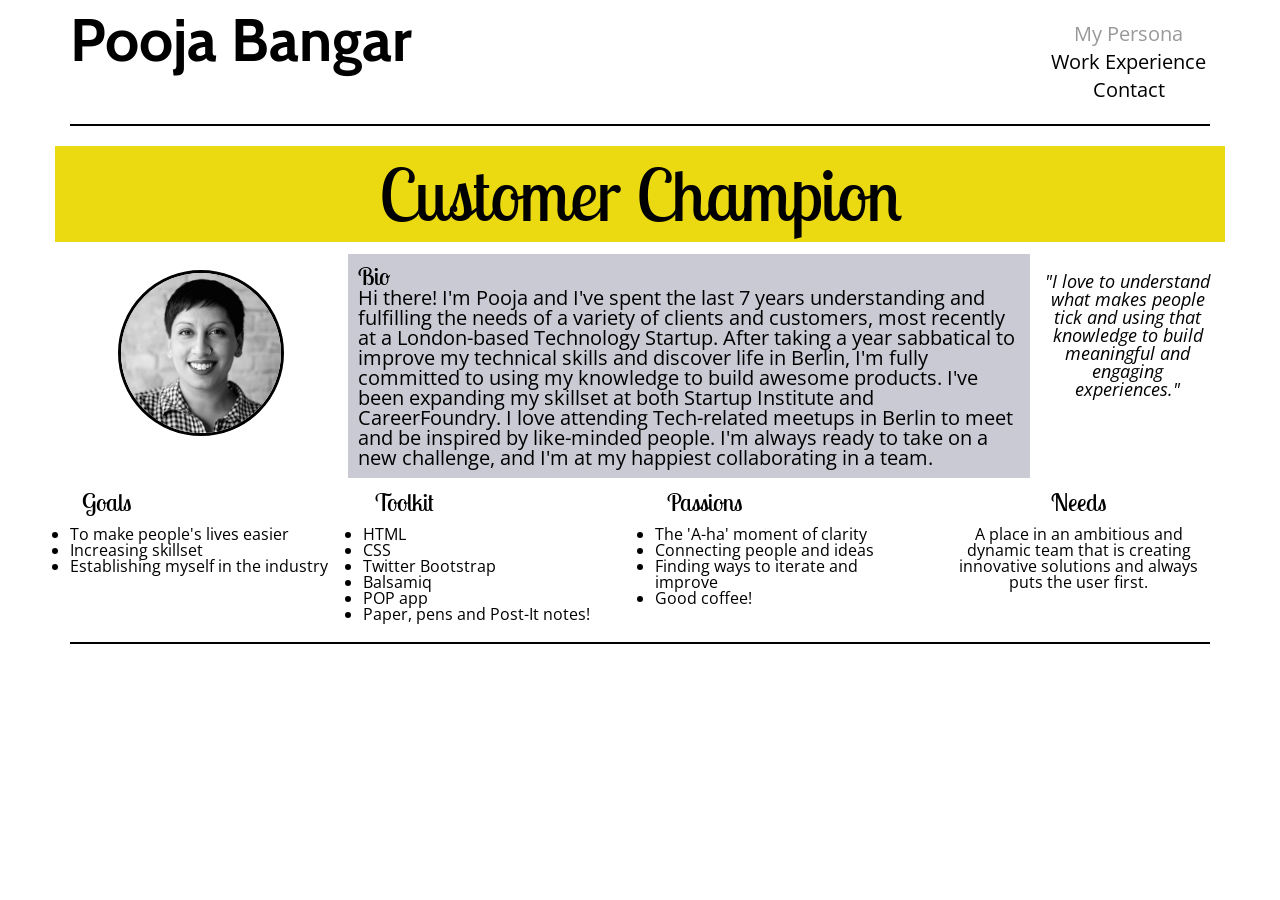
<file: index.html>
<!DOCTYPE html>
<html>
<head>
	<meta charset="utf-8">
	<meta name="viewport" content="width=device-width, initial-scale=1">
	<title>My Persona</title>
	<link rel="stylesheet" href="css/bootstrap.min.css">
	<link href='http://fonts.googleapis.com/css?family=Cabin' rel='stylesheet' type='text/css'>
	<link href='http://fonts.googleapis.com/css?family=Open+Sans' rel='stylesheet' type='text/css'>
	<link href='http://fonts.googleapis.com/css?family=Dosis' rel='stylesheet' type='text/css'>
	<link href='http://fonts.googleapis.com/css?family=Lobster+Two' rel='stylesheet' type='text/css'>
	<link rel="stylesheet" href="css/style.css">
</head>
<body>
	<header>
		<div class="container">	
			<div class="row">
				<div class="col-md-9 col-sm-12">
					<h1>Pooja Bangar</h1>
				</div>
				<div class="col-md-3 col-sm-12">		
					<nav id="main">
						<ul class="site-nav">
							<li><a href='about.html' id="nav-active">My Persona</a></li>	
							<li><a href='work.html'>Work Experience</a></li>
							<li><a href='contact.html'>Contact</a></li>
						</ul><!-- row-->
					</nav>	
				</div>	
			</div>	
			<hr>	
		</div>	<!-- container -->			
	</header>	
	<section id='persona'>
		<div class="container">
			<div class="row">
				<div class="col-12" id="quote">
					<h2>Customer Champion</h2>
				</div>
			</div>		
			<div class="row">
				<div class="col-md-3 col-sm-12" id="pitch">
					<img src='images/user.jpg' id="user" alt="">
				</div><!--.pitch-->
				<div class="col-md-7 col-sm-12" id="biog">
					<h2>Bio</h2>
					<p>Hi there! I'm Pooja and I've spent the last 7 years understanding and fulfilling the needs of a variety of clients and customers, most recently at a London-based Technology Startup. After taking a year sabbatical to improve my technical skills and discover life in Berlin, I'm fully committed to using my knowledge to build awesome products. I've been expanding my skillset at both Startup Institute and CareerFoundry. I love attending Tech-related meetups in Berlin to meet and be inspired by like-minded people. I'm always ready to take on a new challenge, and I'm at my happiest collaborating in a team.</p>
				</div><!--col-md-4 col sm-12-->	
				<div class="col-md-2 col-sm-12" id="top">
				<p>"I love to understand what makes people tick and using that knowledge to build meaningful and engaging experiences."</p>	
				</div>	
			</div>		
			<div class="row" id="characteristics">	
				<div class="col-md-3 col-sm-12">
					<h2>Goals</h2>
					<ul>	
						<li>To make people's lives easier</li>
						<li>Increasing skillset</li>
						<li>Establishing myself in the industry</li>
					</ul>
				</div><!--col-md-4 col sm-12-->		
				<div class="col-md-3 col-sm-12">
					<h2>Toolkit</h2>
					<ul>
						<li>HTML</li>
						<li>CSS</li>
						<li>Twitter Bootstrap</li>
						<li>Balsamiq</li>
						<li>POP app</li>
						<li>Paper, pens and Post-It notes!</li>
					</ul>	
				</div><!--col-md-4 col sm-12-->		
				<div class="col-md-3 col-sm-12">
					<h2>Passions</h2>
					<ul>
						<li>The 'A-ha' moment of clarity</li>
						<li>Connecting people and ideas</li>
						<li>Finding ways to iterate and improve</li>
						<li>Good coffee!</li>
					</ul>	
				</div><!--col-md-4 col sm-12-->	
				<div class="col-md-3 col-sm-12 bottom">
					<h2>Needs</h2>
				<p>A place in an ambitious and dynamic team that is creating innovative solutions and always puts the user first.</p>
				</div><!--col-md-4 col sm-12-->	
			</div><!-- row -->
		</div><!-- container-->		
	<footer>
		<div class="container">
			<hr>
		</div>
	</footer>	
<script src="js/bootstrap.min.js"></script>	
</body>
</html>
</file>
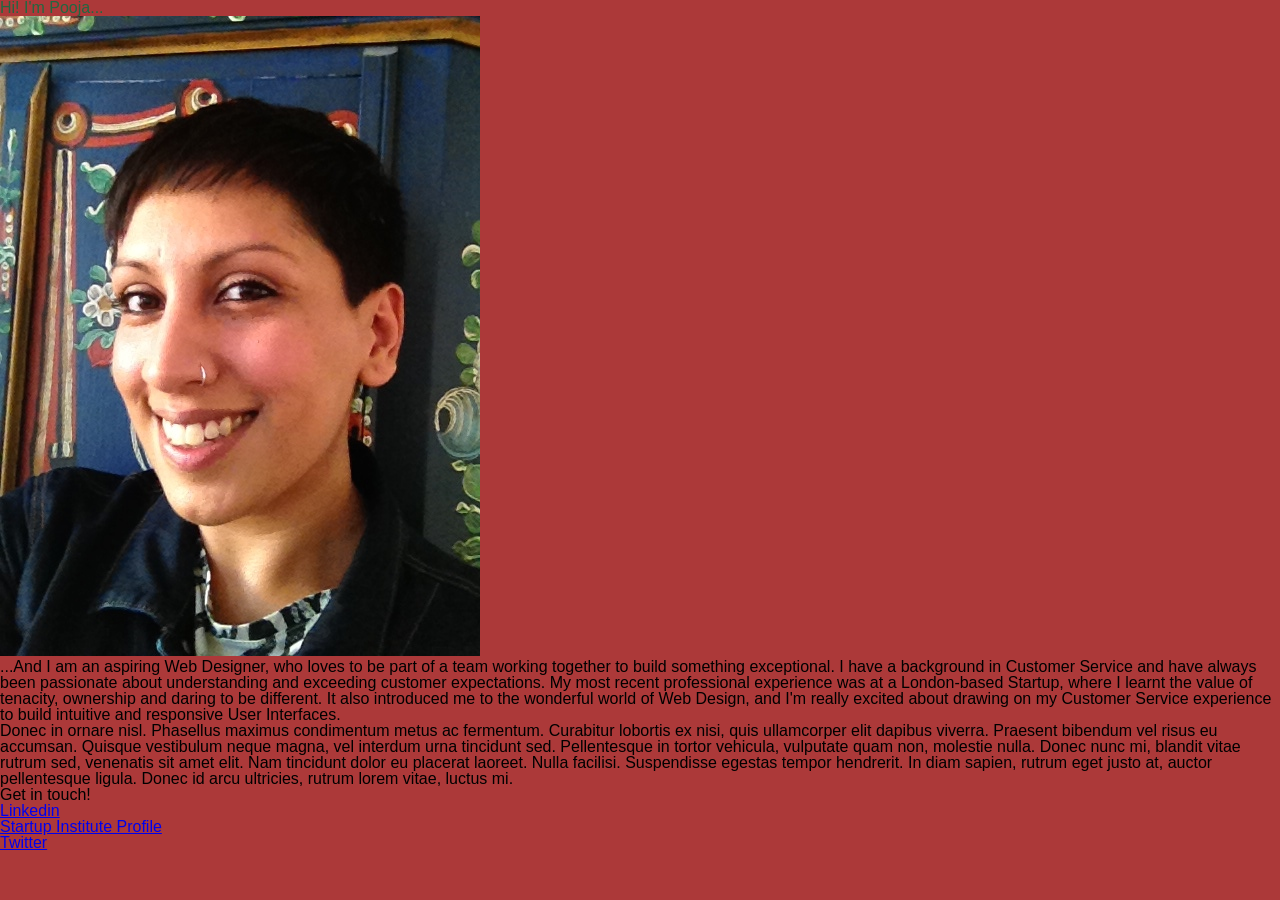
<file: MySite/index.html>
<!DOCTYPE html>
<html>
<head>
	<meta charset="utf-8">
	<title>Pooja Bangar</title>
	<link href="style.css" rel="stylesheet">
</head>
<body>
	<header>
			<h1>Hi! I'm Pooja...</h1>
	</header>
	<section id='Bio'>
		<img src='headshot.jpg' id="headshot" alt="">
		<p id="me">...And I am an aspiring Web Designer, who loves to be part of a team working together to build something exceptional. I have a background in Customer Service and have always been passionate about understanding and exceeding customer expectations.  My most recent professional experience was at a London-based Startup, where I learnt the value of tenacity, ownership and daring to be different. It also introduced me to the wonderful world of Web Design, and I'm really excited about drawing on my Customer Service experience to build intuitive and responsive User Interfaces.</p>
		<p id="test">Donec in ornare nisl. Phasellus maximus condimentum metus ac fermentum. Curabitur lobortis ex nisi, quis ullamcorper elit dapibus viverra. Praesent bibendum vel risus eu accumsan. Quisque vestibulum neque magna, vel interdum urna tincidunt sed. Pellentesque in tortor vehicula, vulputate quam non, molestie nulla. Donec nunc mi, blandit vitae rutrum sed, venenatis sit amet elit. Nam tincidunt dolor eu placerat laoreet. Nulla facilisi. Suspendisse egestas tempor hendrerit. In diam sapien, rutrum eget justo at, auctor pellentesque ligula. Donec id arcu ultricies, rutrum lorem vitae, luctus mi.</p>
		
	<nav id="contact">
		<h2>Get in touch!</h2>
			<ul class="links">
				<li><a href='http://uk.linkedin.com/pub/pooja-bangar/49/441/334'>Linkedin</a></li>
				<li><a href='http://students.startupinstitute.com/2014/berlin/fall/product-design/960/p_bangar/'>Startup Institute Profile</a></li>
				<li><a href='https://twitter.com/poojabangar'>Twitter</a></li>
			</ul>	
		</nav>	
	</section>
</body>
</html>
</file>
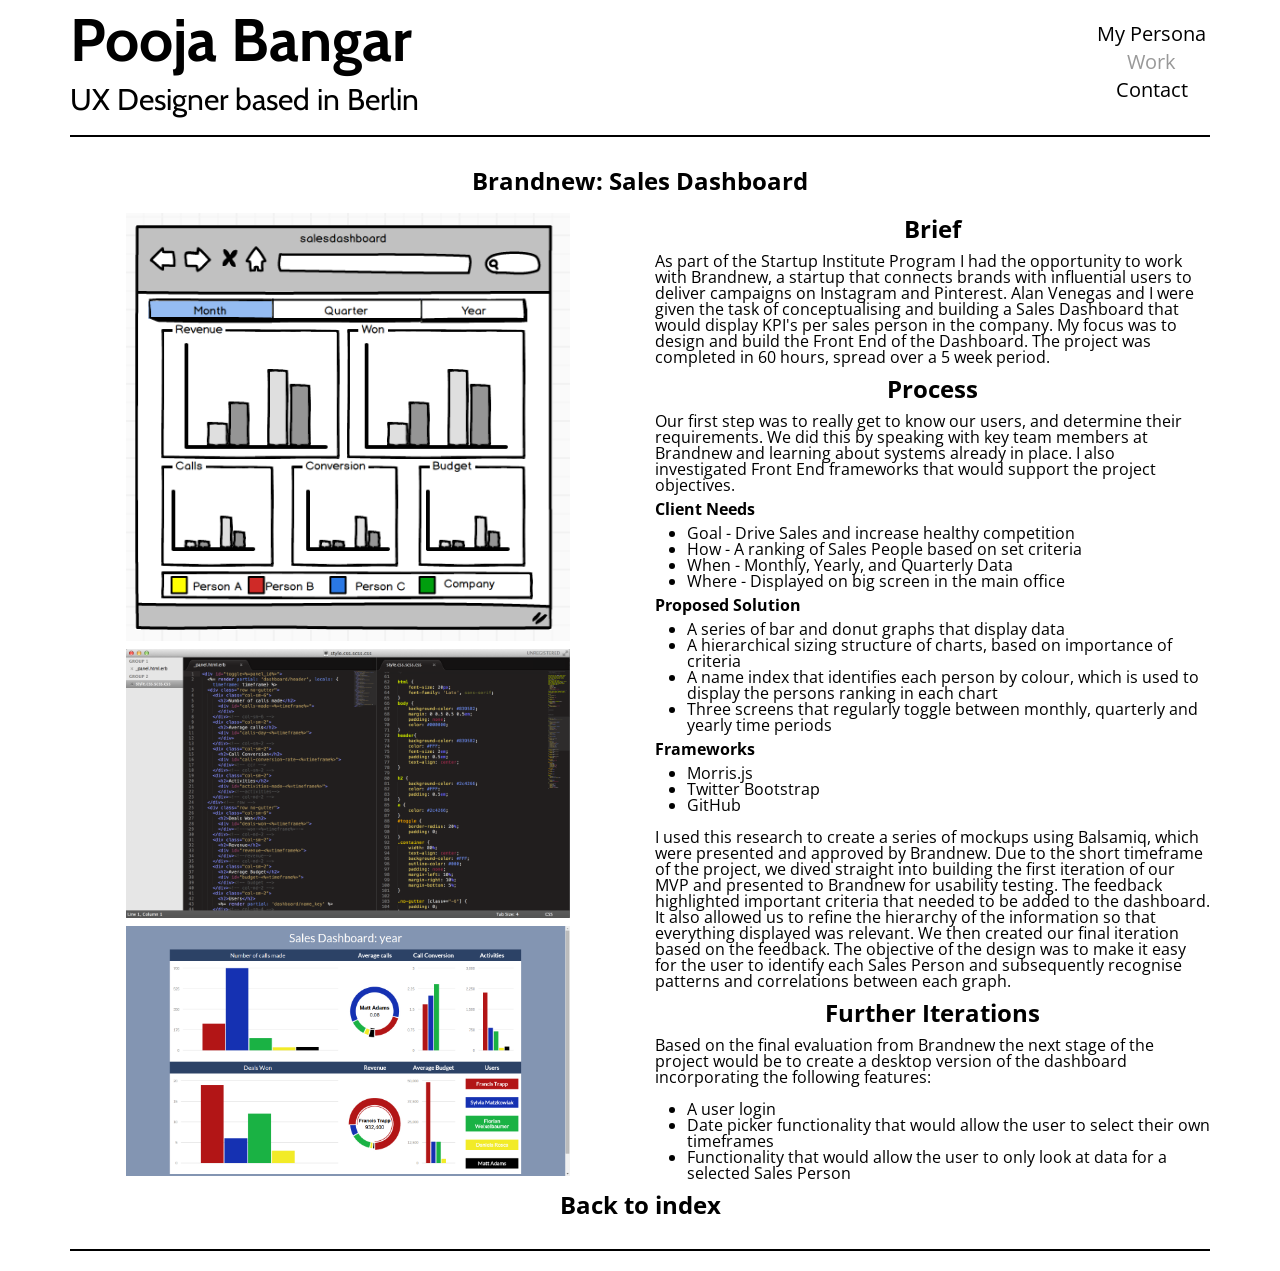
<file: brandnew.html>
<!DOCTYPE html>
<html>
<head>
	<meta charset="utf-8">
	<meta name="viewport" content="width=device-width, initial-scale=1">
	<title>Brandnew</title>
	<link rel="stylesheet" href="css/bootstrap.min.css">
	<link href='http://fonts.googleapis.com/css?family=Cabin' rel='stylesheet' type='text/css'>
	<link href='http://fonts.googleapis.com/css?family=Open+Sans' rel='stylesheet' type=
	'text/css'>
	<link href='http://fonts.googleapis.com/css?family=Lobster+Two' rel='stylesheet' type='text/css'>
	<link rel="stylesheet" href="css/style.css">
	<script src="http://ajax.googleapis.com/ajax/libs/jquery/1.11.1/jquery.min.js"></script>
</head>
<body>
	<header>
		<div class="container">	
			<div class="row">
				<div class="col-md-9 col-sm-12">
					<h1>Pooja Bangar</h1><h2>UX Designer based in Berlin</h2>
				</div>
				<div class="col-md-3 col-sm-12">		
					<nav id="main">
						<ul class="site-nav">
							<li><a href='about.html'>My Persona</a></li>	
							<li><a href='index.html' id="nav-active">Work</a></li>
							<li><a href='contact.html'>Contact</a></li>
						</ul><!-- row-->
					</nav>	
				</div>
			</div><!-- row -->	
			<hr> 			
		</div>	<!-- container -->	
	</header>	
	<section class='brandnew'>
		<h2>Brandnew: Sales Dashboard</h2>
		<div class="container">
			<div class="row">
				<div class="col-md-6 col-sm-12 col-xs-12">
					<img src='images/finalmockup.png' class="db-final" alt="">
					<img src='images/db-coding.png' class="db-final" alt="">	
					<img src='images/dashboard-final.png' class="db-main" alt="">	
				</div>	
				<div class="col-md-6 col-sm-12 col-xs-12">	
					<h2>Brief</h2>
					<p>As part of the Startup Institute Program I had the opportunity to work with Brandnew, a startup that connects brands with influential users to deliver campaigns on Instagram and Pinterest. <a href="https://github.com/AlanVenegas">Alan Venegas</a> and I were given the task of conceptualising and building a Sales Dashboard that would display KPI's per sales person in the company. My focus was to design and build the Front End of the Dashboard. The project was completed in 60 hours, spread over a 5 week period.<p>
					<h2>Process</h2>
					<p>Our first step was to really get to know our users, and determine their requirements. We did this by speaking with key team members at Brandnew and learning about systems already in place. I also investigated Front End frameworks that would support the project objectives.</p>
					<h3>Client Needs</h3>
					<ul>
						<li>Goal - Drive Sales and increase healthy competition</li>
						<li>How - A ranking of Sales People based on set criteria</li>
						<li>When - Monthly, Yearly, and Quarterly Data</li>
						<li>Where - Displayed on big screen in the main office</li>
					</ul>	
					<h3>Proposed Solution</h3>
						<ul>
							<li>A series of bar and donut graphs that display data</li>
							<li>A hierarchical sizing structure of charts, based on importance of criteria</li>
							<li>A name index that identifies each person by colour, which is used to display the persons ranking in each chart</li>
							<li>Three screens that regularly toggle between monthly, quarterly and yearly time periods</li>
						</ul>
					<h3>Frameworks</h3>
						<ul>
							<li>Morris.js</li>
							<li>Twitter Bootstrap</li>
							<li>GitHub</li>
						</ul>	
					<br>	
					<p>I used this research to create a series of mockups using Balsamiq, which were presented and approved by Brandnew. Due to the short timeframe of the project, we dived straight into building the first iteration of our MVP and presented to Brandnew for usability testing. The feedback highlighted important criteria that needed to be added to the dashboard. It also allowed us to refine the hierarchy of the information so that everything displayed was relevant. We then created our final iteration based on the feedback. The objective of the design was to make it easy for the user to identify each Sales Person and subsequently recognise patterns and correlations between each graph.</p> 	
					<h2>Further Iterations</h2>
					<p>Based on the final evaluation from Brandnew the next stage of the project would be to create a desktop version of the dashboard incorporating the following features:</p>
					<br>
					<ul>
						<li>A user login</li>
						<li>Date picker functionality that would allow the user to select their own timeframes</li>
						<li>Functionality that would allow the user to only look at data for a selected Sales Person</li>
					</ul>	
				</div><!--col-->	
			</div><!--row-->		
		</div>
		<h2 class="back"><a href="index.html">Back to index</a></h2>
	</section>
	<footer>
		<div class="container">
			<hr>
		</div>
	</footer>	
</body>
</html>
</file>
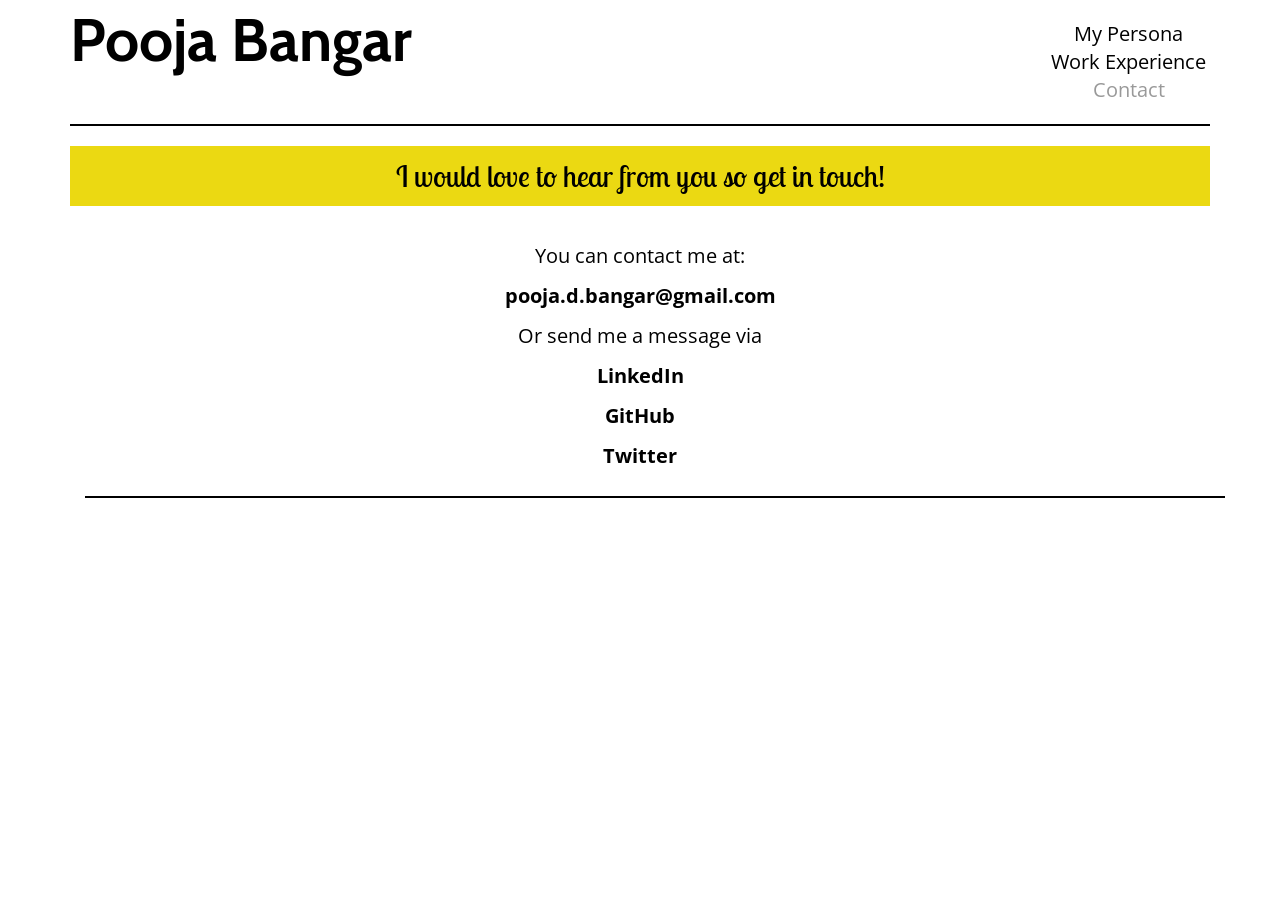
<file: contact.html>
<!DOCTYPE html>
<html>
<head>
	<meta charset="utf-8">
	<meta name="viewport" content="width=device-width, initial-scale=1">
	<title>Contact</title>
	<link rel="stylesheet" href="css/bootstrap.min.css">
	<link href='http://fonts.googleapis.com/css?family=Cabin' rel='stylesheet' type='text/css'>
	<link href='http://fonts.googleapis.com/css?family=Open+Sans' rel='stylesheet' type='text/css'>
	<link href='http://fonts.googleapis.com/css?family=Dosis' rel='stylesheet' type='text/css'>
	<link href='http://fonts.googleapis.com/css?family=Lobster+Two' rel='stylesheet' type='text/css'>
	<link rel="stylesheet" href="css/style.css">
</head>
<body>
	<header>
		<div class="container">	
			<div class="row">
				<div class="col-md-9 col-sm-12">
					<h1>Pooja Bangar</h1>
				</div>
				<div class="col-md-3 col-sm-12">		
					<nav id="main">
						<ul class="site-nav">
							<li><a href='index.html'>My Persona</a></li>	
							<li><a href='work.html'>Work Experience</a></li>
							<li><a href='contact.html'id="nav-active">Contact</a></li>
						</ul><!-- row-->
					</nav>	
				</div>		
			</div>	<!-- container -->	
			<hr>		
	</header>
	<div class="container contact">
		<h2>I would love to hear from you so get in touch!</h2>
		<p>You can contact me at:</p>
		<p id="highlight">pooja.d.bangar@gmail.com</p>
		<p>Or send me a message via</p>
		<p><a href="https://de.linkedin.com/pub/pooja-bangar/49/441/334">LinkedIn</a></p>
		<p><a href="https://github.com/pooja-bangar">GitHub</a></p>
		<p><a href="https://twitter.com/poojabangar">Twitter</a></p>

</body>
<footer>
		<div class="container">
			<hr>
		</div>
	</footer>	
</html>
</file>
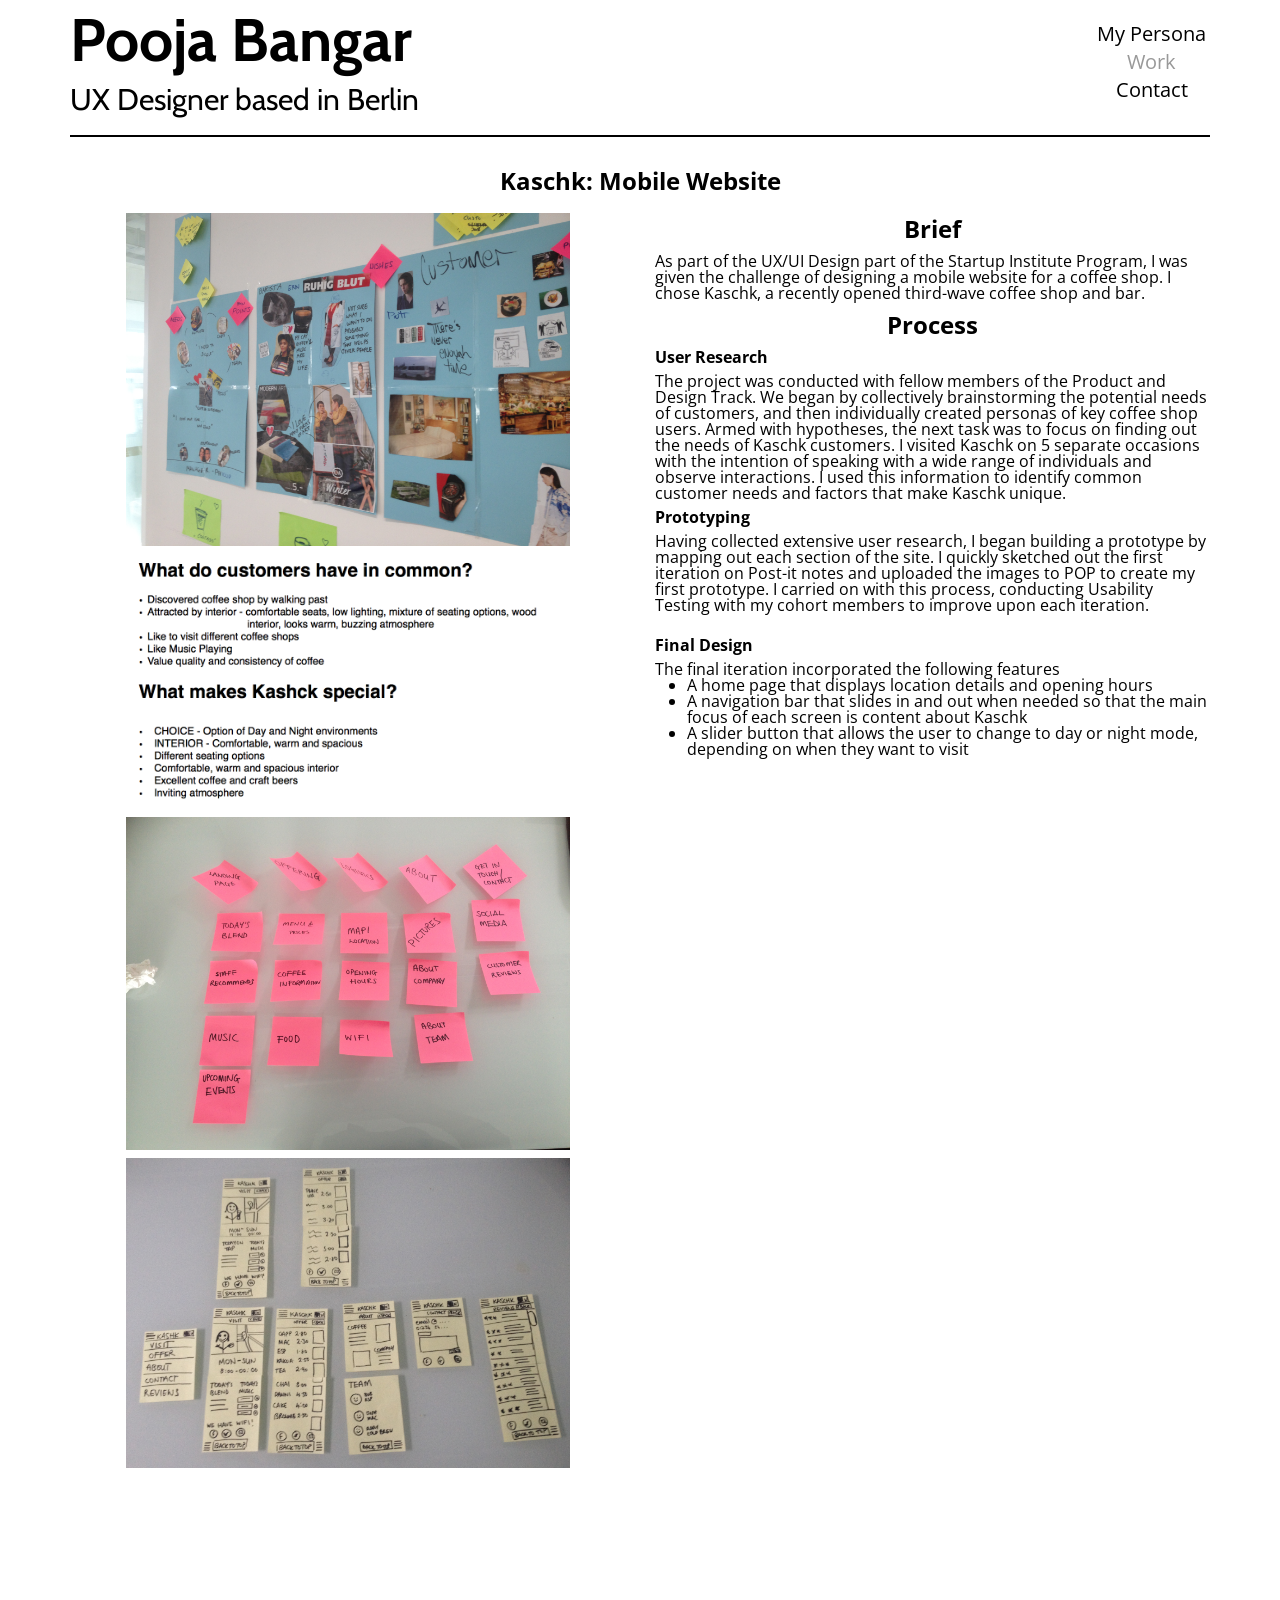
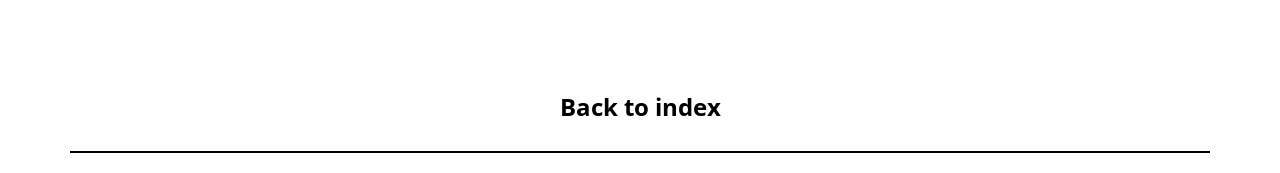
<file: kaschk.html>
<!DOCTYPE html>
<html>
<head>
	<meta charset="utf-8">
	<meta name="viewport" content="width=device-width, initial-scale=1">
	<title>Kaschk</title>
	<link rel="stylesheet" href="css/bootstrap.min.css">
	<link href='http://fonts.googleapis.com/css?family=Cabin' rel='stylesheet' type='text/css'>
	<link href='http://fonts.googleapis.com/css?family=Open+Sans' rel='stylesheet' type='text/css'>
	<link href='http://fonts.googleapis.com/css?family=Dosis' rel='stylesheet' type='text/css'>
	<link href='http://fonts.googleapis.com/css?family=Lobster+Two' rel='stylesheet' type='text/css'>
	<link rel="stylesheet" href="css/style.css">
</head>
<body>
	<header>
		<div class="container">	
			<div class="row">
				<div class="col-md-9 col-sm-12">
					<h1>Pooja Bangar</h1><h2>UX Designer based in Berlin</h2>
				</div>
				<div class="col-md-3 col-sm-12">		
					<nav id="main">
						<ul class="site-nav">
							<li><a href='about.html'>My Persona</a></li>	
							<li><a href='index.html' id="nav-active">Work</a></li>
							<li><a href='contact.html'>Contact</a></li>
						</ul><!-- row-->
					</nav>	
				</div>
			</div><!-- row -->	
			<hr> 			
		</div>	<!-- container -->	
	</header>	
	<section class='brandnew'>
		<div class="container">
			<h2>Kaschk: Mobile Website</h2>
			<div class="row">
				<div class="col-md-6 col-sm-12 col-xs-12">
					<img src='images/k-persona.JPG' class="db-final" alt="">
					<img src='images/k-insight.png' class="db-main" alt="">	
					<img src='images/k-sitemap.jpg' class="db-main" alt="">	
					<img src='images/k-pop.JPG' class="db-main" alt="">	
				</div>	
				<div class="col-md-6 col-sm-12 col-xs-12">	
					<h2>Brief</h2>
					<p>As part of the UX/UI Design part of the Startup Institute Program, I was given the challenge of designing a mobile website for a coffee shop. I chose Kaschk, a recently opened third-wave coffee shop and bar.<p>
					<h2>Process</h2>
					<h3>User Research</h3>
					<p>The project was conducted with fellow members of the Product and Design Track. We began by collectively brainstorming the potential needs of customers, and then individually created personas of key coffee shop users. Armed with hypotheses, the next task was to focus on finding out the needs of Kaschk customers. I visited Kaschk on 5 separate occasions with the intention of speaking with a wide range of individuals and observe interactions. I used this information to identify common customer needs and factors that make Kaschk unique.</p>
					<h3>Prototyping</h3>
					<p>Having collected extensive user research, I began building a prototype by mapping out each section of the site. I quickly sketched out the first iteration on Post-it notes and uploaded the images to POP to create my first prototype. I carried on with this process, conducting Usability Testing with my cohort members to improve upon each iteration.</p>
					<br>
					<h3>Final Design</h3>
					<p>The final iteration incorporated the following features</p>
						<ul>
							<li>A home page that displays location details and opening hours</li>
							<li>A navigation bar that slides in and out when needed so that the main focus of each screen is content about Kaschk</li>
							<li>A slider button that allows the user to change to day or night mode, depending on when they want to visit</li>
						</ul>	
						<br>
						<iframe src="https://popapp.in/w/projects/546f31ca0ee0c5bd138fd74f/embedded" width="420" height="908" frameborder="0" allowTransparency="true"></iframe>
				</div><!--col-->	
			</div><!--row-->		
		</div><!-- container-->	
		<h2 class="back"><a href="index.html">Back to index</a></h2>
	</section>	
	<footer>
		<div class="container">
			<hr>
		</div>
	</footer>	
	</body>
</html>
</file>
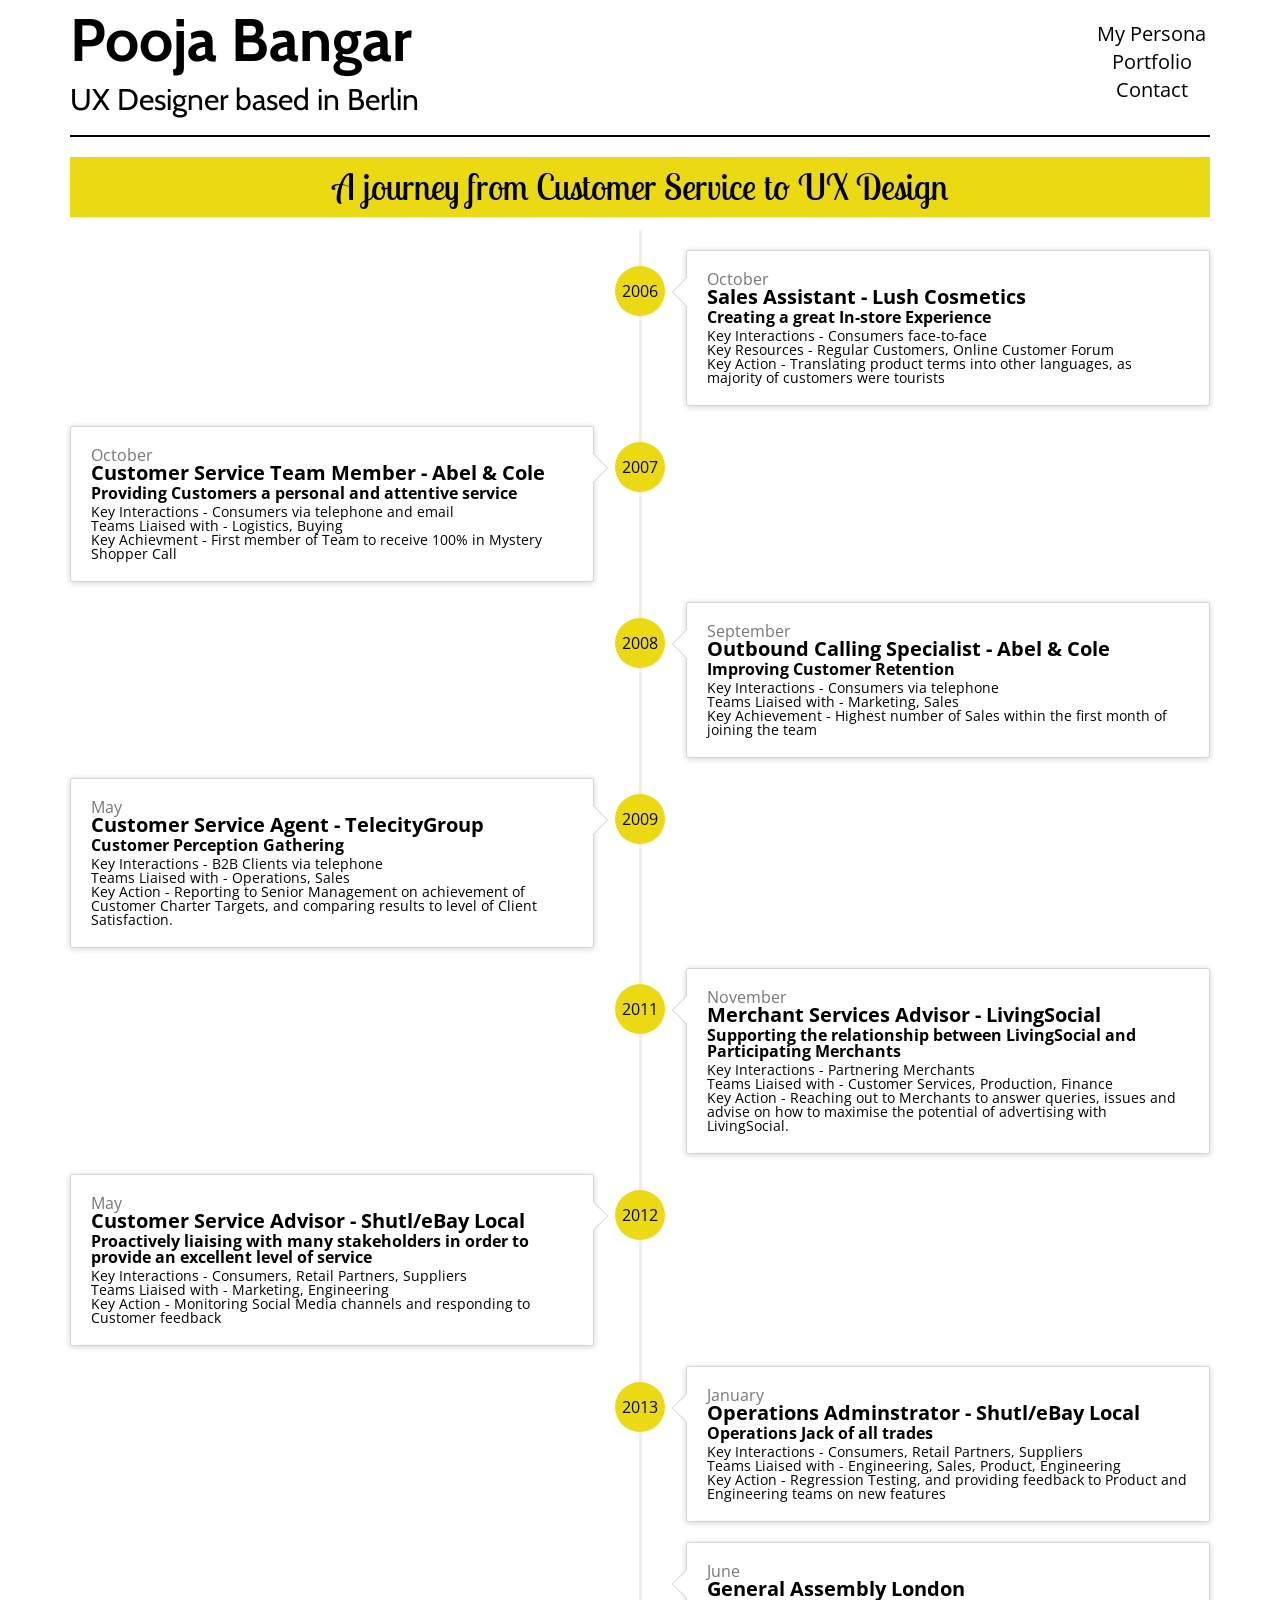
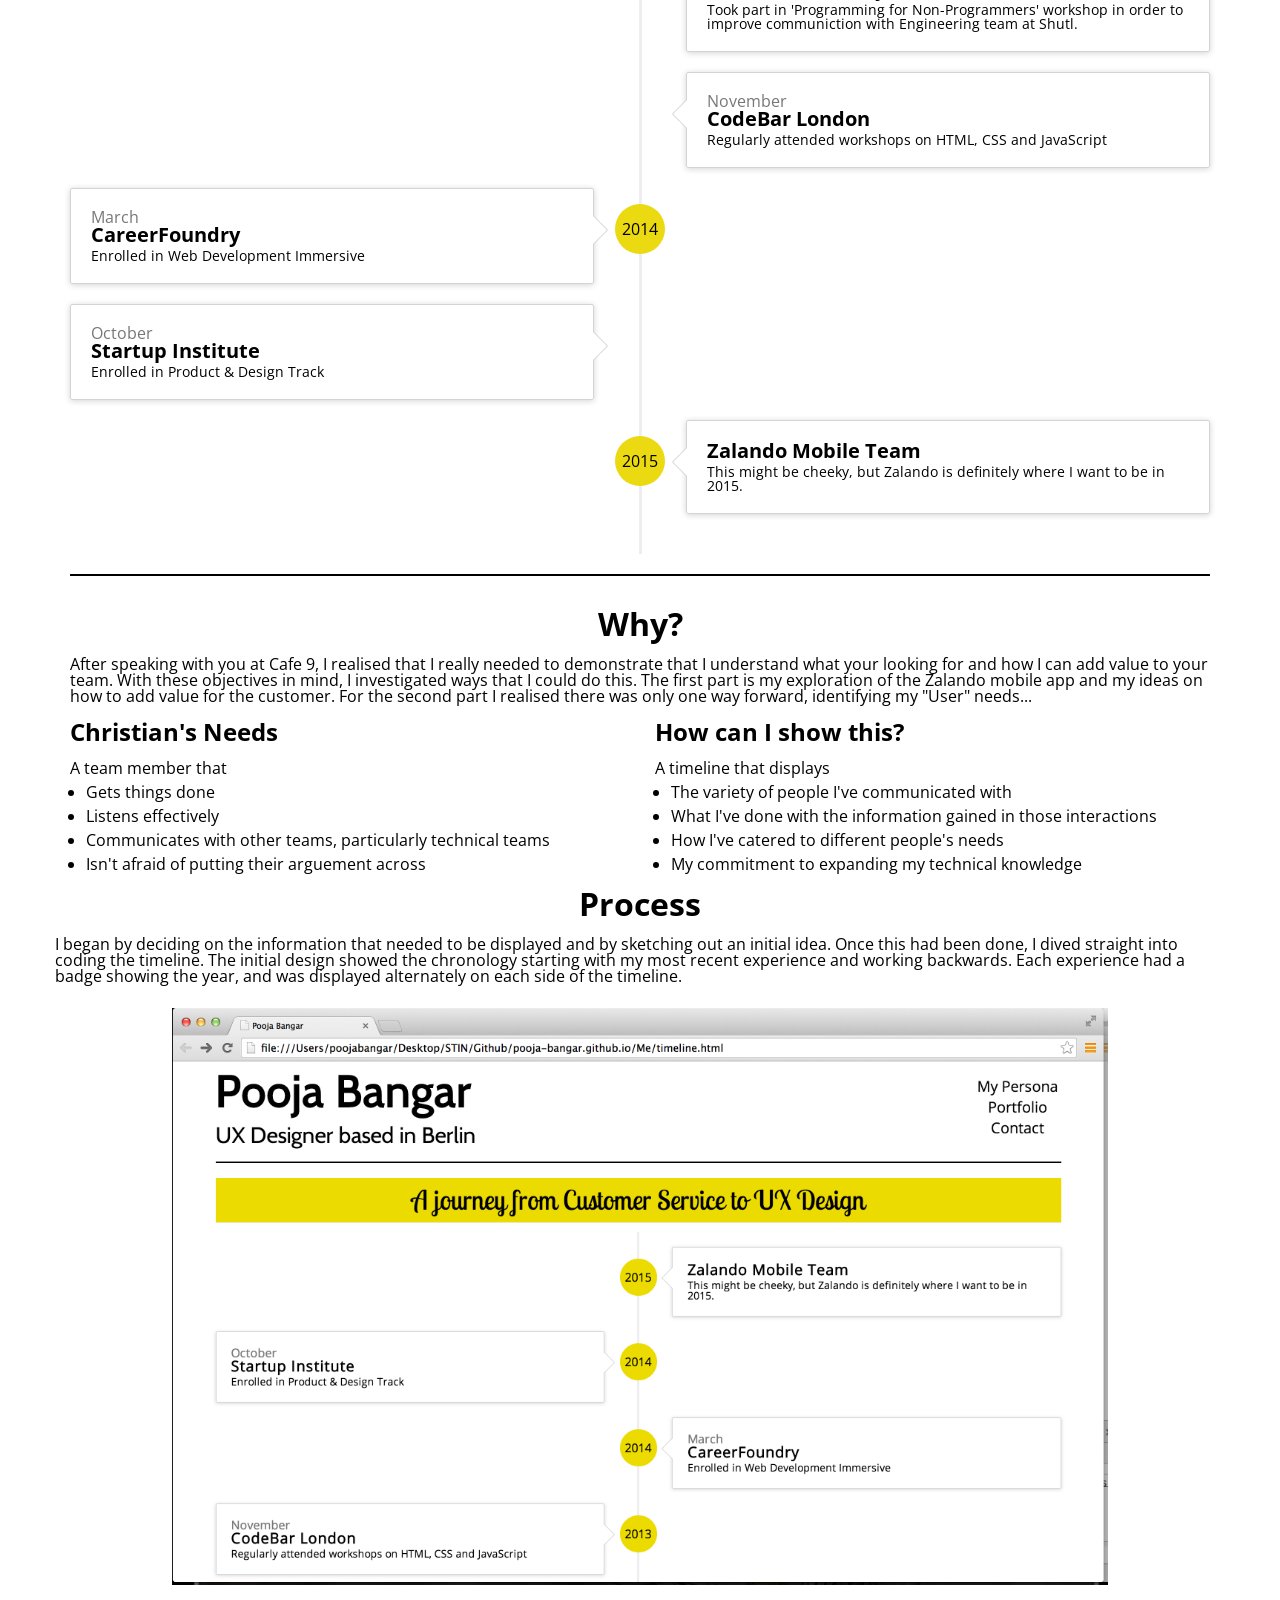
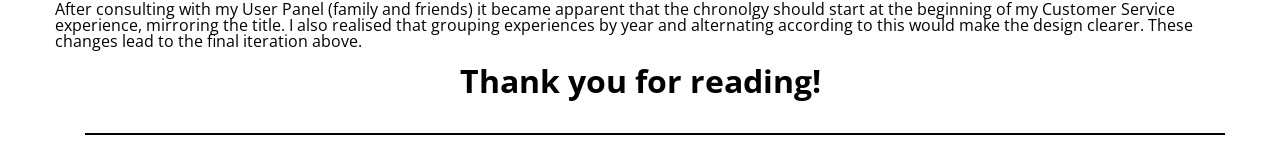
<file: timeline.html>
<!DOCTYPE html>
<html>
<head>
	<meta charset="utf-8">
	<meta name="viewport" content="width=device-width, initial-scale=1">
	<title>Timeline</title>
	<link rel="stylesheet" href="css/bootstrap.min.css">
	<link href='http://fonts.googleapis.com/css?family=Cabin' rel='stylesheet' type='text/css'>
	<link href='http://fonts.googleapis.com/css?family=Open+Sans' rel='stylesheet' type='text/css'>
	<link href='http://fonts.googleapis.com/css?family=Dosis' rel='stylesheet' type='text/css'>
	<link href='http://fonts.googleapis.com/css?family=Lobster+Two' rel='stylesheet' type='text/css'>
	<link rel="stylesheet" href="css/style.css">
</head>
<body>
	<header>
		<div class="container">	
			<div class="row">
				<div class="col-md-9 col-sm-12">
					<h1>Pooja Bangar</h1><h2>UX Designer based in Berlin</h2>
				</div>
				<div class="col-md-3 col-sm-12">		
					<nav id="main">
						<ul class="site-nav">
							<li><a href='about.html'>My Persona</a></li>	
							<li><a href='index.html'>Portfolio</a></li>
							<li><a href='contact.html'>Contact</a></li>
						</ul><!-- row-->
					</nav>	
				</div>		
			</div>	<!-- container -->	
			<hr>		
	</header>
<div class="container">
	<section id="timeline">
		<div class="page-header">
        <h2>A journey from Customer Service to UX Design</h2>
    </div>
		<ul class="timeline">
			<li class="timeline-inverted">
				<div class="timeline-badge">2006</i></div>
				<div class="timeline-panel">
					<div class="timeline-heading">
						<p><small class="text-muted">October</small></p>
						<h4 class="timeline-title">Sales Assistant - Lush Cosmetics</h4>
					</div>
					<div class="timeline-body">
						<h5>Creating a great In-store Experience</h5>
						<ul>
							<li>Key Interactions - Consumers face-to-face</li>
            	<li>Key Resources - Regular Customers, Online Customer Forum</li>
            	<li>Key Action - Translating product terms into other languages, as majority of customers were tourists</li>
						</ul>
          </div>
				</div>
			</li>		
			<li>
				<div class="timeline-badge">2007</i></div>
				<div class="timeline-panel">
					<div class="timeline-heading">
						<p><small class="text-muted">October</small></p>
						<h4 class="timeline-title">Customer Service Team Member - Abel &amp Cole</h4>
					</div>
					<div class="timeline-body">
						<h5>Providing Customers a personal and attentive service</h5>
						<ul>
							<li>Key Interactions - Consumers via telephone and email</li>
            	<li>Teams Liaised with - Logistics, Buying </li>
							<li>Key Achievment - First member of Team to receive 100% in Mystery Shopper Call</li>
						</ul>
           </div>
				</div>
			</li>		
			<li class="timeline-inverted">
				<div class="timeline-badge">2008</i></div>
				<div class="timeline-panel">
					<div class="timeline-heading">
						<p><small class="text-muted">September</small></p>
						<h4 class="timeline-title">Outbound Calling Specialist - Abel &amp Cole</h4>
					</div>
					<div class="timeline-body">
						<h5>Improving Customer Retention</h5>
						<ul>
							<li>Key Interactions - Consumers via telephone</li>
            	<li>Teams Liaised with - Marketing, Sales</li>
							<li>Key Achievement - Highest number of Sales within the first month of joining the team</li>
						</ul>
           </div>
				</div>
			</li>	
			<li>
				<div class="timeline-badge">2009</i></div>
				<div class="timeline-panel">
					<div class="timeline-heading">
						<p><small class="text-muted">May</small></p>
						<h4 class="timeline-title">Customer Service Agent - TelecityGroup</h4>
					</div>
					<div class="timeline-body">
						<h5>Customer Perception Gathering</h5>
						<ul>
							<li>Key Interactions - B2B Clients via telephone</li>
            	<li>Teams Liaised with - Operations, Sales</li>
							<li>Key Action - Reporting to Senior Management on achievement of Customer Charter Targets, and comparing results to level of Client Satisfaction.</li>
						</ul>
           </div>
				</div>
			</li>	
			<li class="timeline-inverted">
				<div class="timeline-badge">2011</i></div>
				<div class="timeline-panel">
					<div class="timeline-heading">
						<p><small class="text-muted">November</small></p>
						<h4 class="timeline-title">Merchant Services Advisor - LivingSocial</h4>
					</div>
					<div class="timeline-body">
						<h5>Supporting the relationship between LivingSocial and Participating Merchants</h5>
						<ul>
							<li>Key Interactions - Partnering Merchants</li>
							<li>Teams Liaised with - Customer Services, Production, Finance</li>
            	<li>Key Action - Reaching out to Merchants to answer queries, issues and advise on how to maximise the potential of advertising with LivingSocial.</li>
						</ul>
           </div>
				</div>
			</li>	
			<li>
				<div class="timeline-badge">2012</i></div>
				<div class="timeline-panel">
					<div class="timeline-heading">
						<p><small class="text-muted">May</small></p>
						<h4 class="timeline-title">Customer Service Advisor - Shutl/eBay Local</h4>
					</div>
					<div class="timeline-body">
						<h5>Proactively liaising with many stakeholders in order to provide an excellent level of service</h5>
						<ul>
							<li>Key Interactions - Consumers, Retail Partners, Suppliers</li>
            	<li>Teams Liaised with - Marketing, Engineering</li></li>
							<li>Key Action - Monitoring Social Media channels and responding to Customer feedback</li>
						</ul>
           </div>
				</div>
			</li>		
			<li class="timeline-inverted">
				<div class="timeline-badge">2013</i></div>
				<div class="timeline-panel">
					<div class="timeline-heading">
						<p><small class="text-muted">January</small></p>
						<h4 class="timeline-title">Operations Adminstrator - Shutl/eBay Local</h4>
					</div>
					<div class="timeline-body">
						<h5>Operations Jack of all trades</h5>
						<ul>
							<li>Key Interactions - Consumers, Retail Partners, Suppliers</li>
            	<li>Teams Liaised with - Engineering, Sales, Product, Engineering</li></li>
							<li>Key Action - Regression Testing, and providing feedback to Product and Engineering teams on new features</li>
						</ul>
           </div>
				</div>
			</li>		
			<li class="timeline-inverted">
				<div class="timeline-panel">
					<div class="timeline-heading">
						<p><small class="text-muted">June</small></p>
						<h4 class="timeline-title">General Assembly London</h4>
					</div>
					<div class="timeline-body">
						<ul>
              <li>Took part in 'Programming for Non-Programmers' workshop in order to improve communiction with Engineering team at Shutl.</li>
            </ul>  
           </div>
				</div>
			</li>			
			<li class="timeline-inverted">
				<div class="timeline-panel">
					<div class="timeline-heading">
						<p><small class="text-muted">November</small></p>
						<h4 class="timeline-title">CodeBar London</h4>
					</div>
					<div class="timeline-body">
						<ul>
              <li>Regularly attended workshops on HTML, CSS and JavaScript</li>
             </ul> 
           </div>
				</div>
			</li>	
			<li>
				<div class="timeline-badge">2014</i></div>
				<div class="timeline-panel">
					<div class="timeline-heading">
						<p><small class="text-muted"></i>March</small></p>
						<h4 class="timeline-title">CareerFoundry</h4>
					</div>
					<div class="timeline-body">
						<ul>
              <li>Enrolled in Web Development Immersive</li>
             </ul> 
           </div>
				</div>			
			</li>	
			<li>
				<div class="timeline-panel">
					<div class="timeline-heading">
						<p><small class="text-muted">October</small></p>
						<h4 class="timeline-title">Startup Institute</h4>
					</div>
					<div class="timeline-body">
						<ul>
              <li>Enrolled in Product &amp Design Track</li>
             </ul> 
           </div>
				</div>
			</li>		
			<li class="timeline-inverted">
				<div class="timeline-badge">2015</i></div>
				<div class="timeline-panel">
					<div class="timeline-heading">	
						<h4 class="timeline-title">Zalando Mobile Team</h4>
					</div>
					<div class="timeline-body">
						<ul>
              <li>This might be cheeky, but Zalando is definitely where I want to be in 2015.</li>
            </ul>  
           </div>
				</div>
			</li>														 
		</ul>	
	</section>
	<hr>
	<section id='overview'>
			<div>		
				<h2>Why?</h2>
				<p>After speaking with you at Cafe 9, I realised that I really needed to demonstrate that I understand what your looking for and how I can add value to your team. With these objectives in mind, I investigated ways that I could do this. The first part is my exploration of the <a href='zalando.html'>Zalando mobile app</a> and my ideas on how to add value for the customer. For the second part I realised there was only one way forward, identifying my "User" needs...<p>
			</div>	
		<div class="row">
			<div class="col-md-6 col-sm-12">
				<h3>Christian's Needs</h3>
				<p>A team member that</p>
				<ul>
					<li>Gets things done</li>
					<li>Listens effectively</li>
					<li>Communicates with other teams, particularly technical teams</li>
					<li>Isn't afraid of putting their arguement across</li>
				</ul>
			</div>
			<div class="col-md-6 col-sm-12">
				<h3>How can I show this?</h3>
				<p>A timeline that displays</p>
				<ul>
					<li>The variety of people I've communicated with</li>
					<li>What I've done with the information gained in those interactions</li>
					<li>How I've catered to different people's needs</li>
					<li>My commitment to expanding my technical knowledge</p>
				</ul>
			</div>
			<br>
			<div>
				<h2>Process</h2>	
					<p>	I began by deciding on the information that needed to be displayed and by sketching out an initial idea. Once this had been done, I dived straight into coding the timeline. The initial design showed the chronology starting with my most recent experience and working backwards. Each experience had a badge showing the year, and was displayed alternately on each side of the timeline.<p>
					<img src='images/timeline-initial.png' class="db-final" alt="">
					<p>	After consulting with my User Panel (family and friends) it became apparent that the chronolgy should start at the beginning of my Customer Service experience, mirroring the title. I also realised that grouping experiences by year and alternating according to this would make the design clearer. These changes lead to the final iteration above.<p>
			</div>	
			<h2>Thank you for reading!</h2>
	</div>	
	<footer>
		<div class="container">
			<hr>
		</div>
	</footer>	
<script src="js/bootstrap.min.js"></script>	
</body>
</html>
</file>
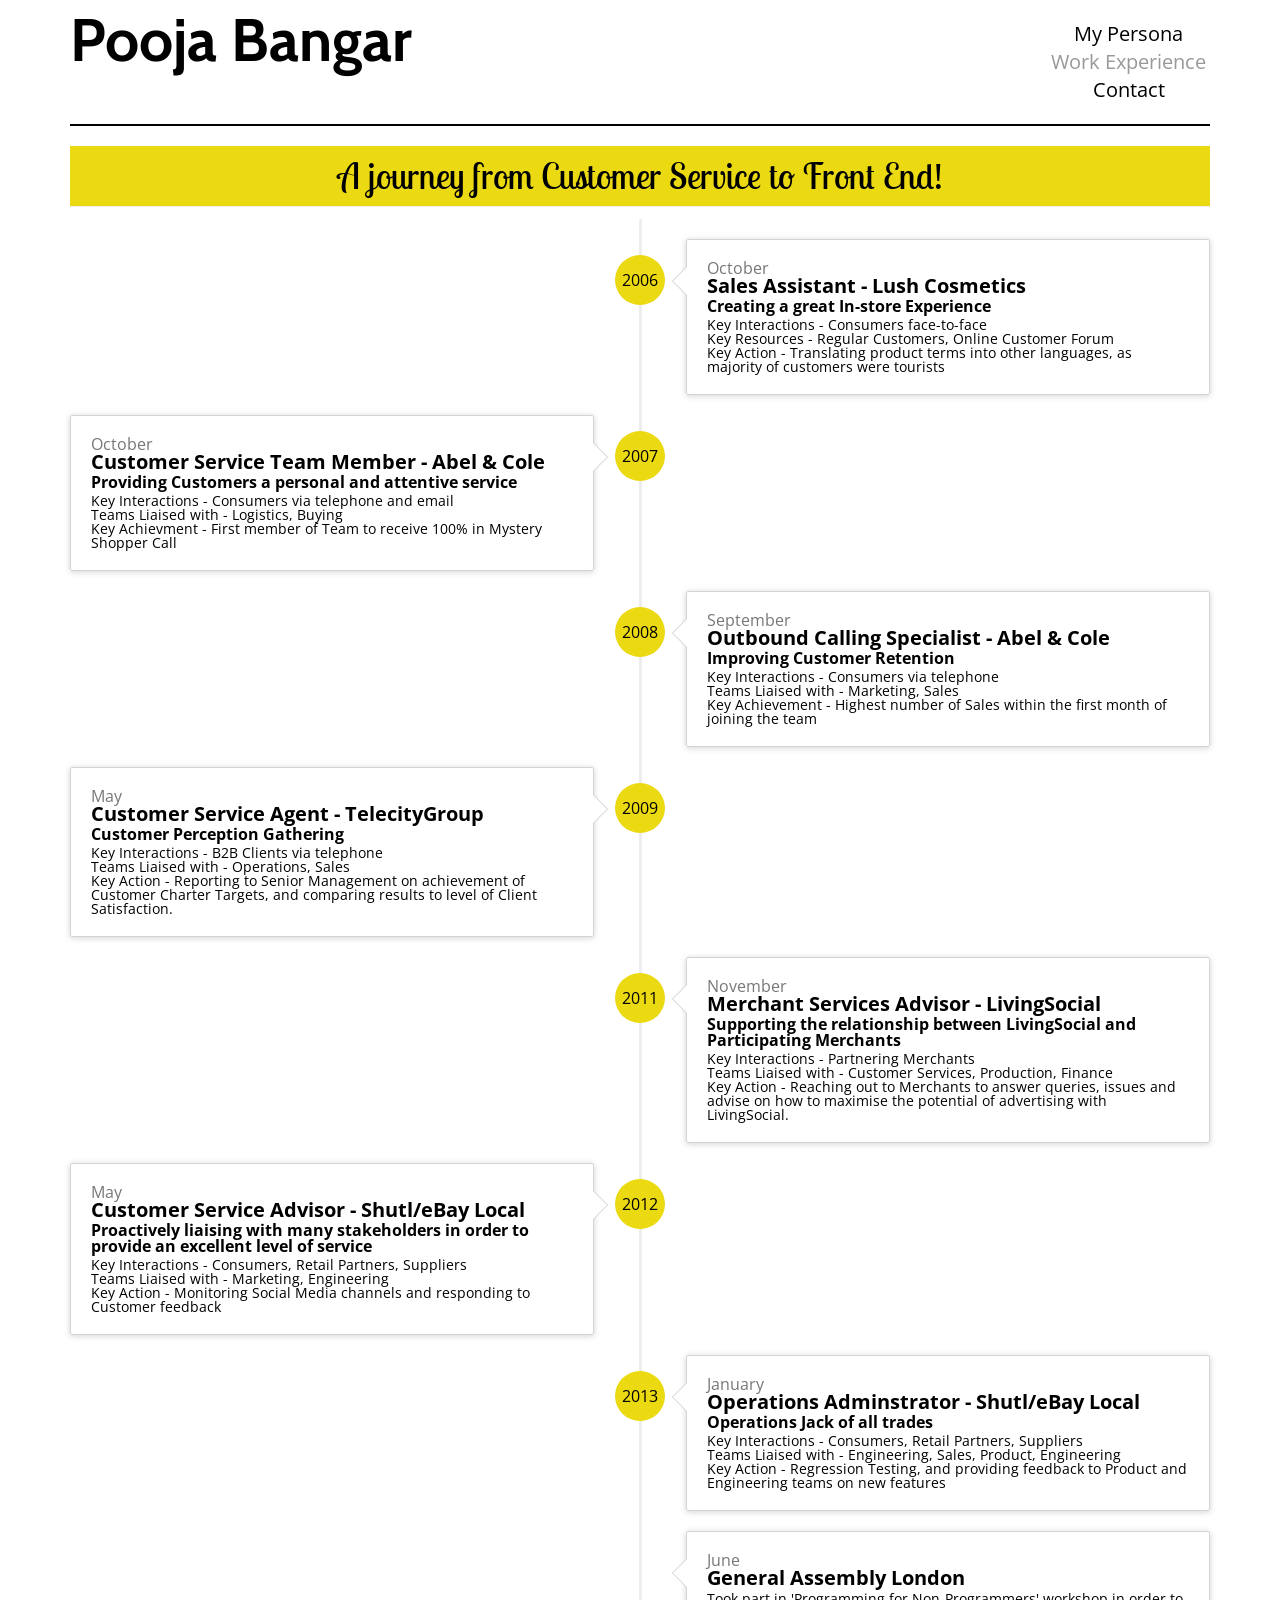
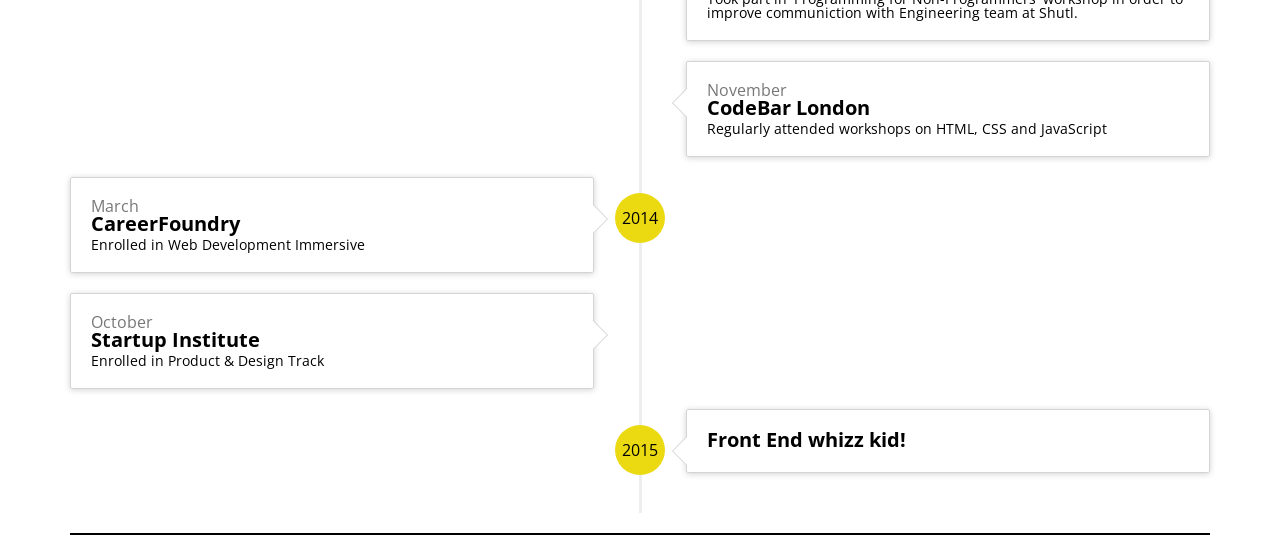
<file: work.html>
<!DOCTYPE html>
<html>
<head>
	<meta charset="utf-8">
	<meta name="viewport" content="width=device-width, initial-scale=1">
	<title>Pooja Bangar</title>
	<link rel="stylesheet" href="css/bootstrap.min.css">
	<link href='http://fonts.googleapis.com/css?family=Cabin' rel='stylesheet' type='text/css'>
	<link href='http://fonts.googleapis.com/css?family=Open+Sans' rel='stylesheet' type=
	'text/css'>
	<link href='http://fonts.googleapis.com/css?family=Lobster+Two' rel='stylesheet' type='text/css'>
	<link rel="stylesheet" href="css/style.css">
	<script src="http://ajax.googleapis.com/ajax/libs/jquery/1.11.1/jquery.min.js"></script>
</head>
<body>
	<header>
		<div class="container">	
			<div class="row">
				<div class="col-md-9 col-sm-12">
					<h1>Pooja Bangar</h1>
				</div>
				<div class="col-md-3 col-sm-12">		
					<nav id="main">
						<ul class="site-nav">
							<li><a href='index.html'>My Persona</a></li>	
							<li><a href='work.html' id="nav-active">Work Experience</a></li>
							<li><a href='contact.html'>Contact</a></li>
						</ul><!-- row-->
					</nav>	
				</div>
			</div><!-- row -->	
			<hr> 			
		</div>	<!-- container -->	
	</header>
	<div class="container">
		<section id="timeline">
		<div class="page-header">
        <h2>A journey from Customer Service to Front End!</h2>
    </div>
		<ul class="timeline">
			<li class="timeline-inverted">
				<div class="timeline-badge">2006</i></div>
				<div class="timeline-panel">
					<div class="timeline-heading">
						<p><small class="text-muted">October</small></p>
						<h4 class="timeline-title">Sales Assistant - Lush Cosmetics</h4>
					</div>
					<div class="timeline-body">
						<h5>Creating a great In-store Experience</h5>
						<ul>
							<li>Key Interactions - Consumers face-to-face</li>
            	<li>Key Resources - Regular Customers, Online Customer Forum</li>
            	<li>Key Action - Translating product terms into other languages, as majority of customers were tourists</li>
						</ul>
          </div>
				</div>
			</li>		
			<li>
				<div class="timeline-badge">2007</i></div>
				<div class="timeline-panel">
					<div class="timeline-heading">
						<p><small class="text-muted">October</small></p>
						<h4 class="timeline-title">Customer Service Team Member - Abel &amp Cole</h4>
					</div>
					<div class="timeline-body">
						<h5>Providing Customers a personal and attentive service</h5>
						<ul>
							<li>Key Interactions - Consumers via telephone and email</li>
            	<li>Teams Liaised with - Logistics, Buying </li>
							<li>Key Achievment - First member of Team to receive 100% in Mystery Shopper Call</li>
						</ul>
           </div>
				</div>
			</li>		
			<li class="timeline-inverted">
				<div class="timeline-badge">2008</i></div>
				<div class="timeline-panel">
					<div class="timeline-heading">
						<p><small class="text-muted">September</small></p>
						<h4 class="timeline-title">Outbound Calling Specialist - Abel &amp Cole</h4>
					</div>
					<div class="timeline-body">
						<h5>Improving Customer Retention</h5>
						<ul>
							<li>Key Interactions - Consumers via telephone</li>
            	<li>Teams Liaised with - Marketing, Sales</li>
							<li>Key Achievement - Highest number of Sales within the first month of joining the team</li>
						</ul>
           </div>
				</div>
			</li>	
			<li>
				<div class="timeline-badge">2009</i></div>
				<div class="timeline-panel">
					<div class="timeline-heading">
						<p><small class="text-muted">May</small></p>
						<h4 class="timeline-title">Customer Service Agent - TelecityGroup</h4>
					</div>
					<div class="timeline-body">
						<h5>Customer Perception Gathering</h5>
						<ul>
							<li>Key Interactions - B2B Clients via telephone</li>
            	<li>Teams Liaised with - Operations, Sales</li>
							<li>Key Action - Reporting to Senior Management on achievement of Customer Charter Targets, and comparing results to level of Client Satisfaction.</li>
						</ul>
           </div>
				</div>
			</li>	
			<li class="timeline-inverted">
				<div class="timeline-badge">2011</i></div>
				<div class="timeline-panel">
					<div class="timeline-heading">
						<p><small class="text-muted">November</small></p>
						<h4 class="timeline-title">Merchant Services Advisor - LivingSocial</h4>
					</div>
					<div class="timeline-body">
						<h5>Supporting the relationship between LivingSocial and Participating Merchants</h5>
						<ul>
							<li>Key Interactions - Partnering Merchants</li>
							<li>Teams Liaised with - Customer Services, Production, Finance</li>
            	<li>Key Action - Reaching out to Merchants to answer queries, issues and advise on how to maximise the potential of advertising with LivingSocial.</li>
						</ul>
           </div>
				</div>
			</li>	
			<li>
				<div class="timeline-badge">2012</i></div>
				<div class="timeline-panel">
					<div class="timeline-heading">
						<p><small class="text-muted">May</small></p>
						<h4 class="timeline-title">Customer Service Advisor - Shutl/eBay Local</h4>
					</div>
					<div class="timeline-body">
						<h5>Proactively liaising with many stakeholders in order to provide an excellent level of service</h5>
						<ul>
							<li>Key Interactions - Consumers, Retail Partners, Suppliers</li>
            	<li>Teams Liaised with - Marketing, Engineering</li></li>
							<li>Key Action - Monitoring Social Media channels and responding to Customer feedback</li>
						</ul>
           </div>
				</div>
			</li>		
			<li class="timeline-inverted">
				<div class="timeline-badge">2013</i></div>
				<div class="timeline-panel">
					<div class="timeline-heading">
						<p><small class="text-muted">January</small></p>
						<h4 class="timeline-title">Operations Adminstrator - Shutl/eBay Local</h4>
					</div>
					<div class="timeline-body">
						<h5>Operations Jack of all trades</h5>
						<ul>
							<li>Key Interactions - Consumers, Retail Partners, Suppliers</li>
            	<li>Teams Liaised with - Engineering, Sales, Product, Engineering</li></li>
							<li>Key Action - Regression Testing, and providing feedback to Product and Engineering teams on new features</li>
						</ul>
           </div>
				</div>
			</li>		
			<li class="timeline-inverted">
				<div class="timeline-panel">
					<div class="timeline-heading">
						<p><small class="text-muted">June</small></p>
						<h4 class="timeline-title">General Assembly London</h4>
					</div>
					<div class="timeline-body">
						<ul>
              <li>Took part in 'Programming for Non-Programmers' workshop in order to improve communiction with Engineering team at Shutl.</li>
            </ul>  
           </div>
				</div>
			</li>			
			<li class="timeline-inverted">
				<div class="timeline-panel">
					<div class="timeline-heading">
						<p><small class="text-muted">November</small></p>
						<h4 class="timeline-title">CodeBar London</h4>
					</div>
					<div class="timeline-body">
						<ul>
              <li>Regularly attended workshops on HTML, CSS and JavaScript</li>
             </ul> 
           </div>
				</div>
			</li>	
			<li>
				<div class="timeline-badge">2014</i></div>
				<div class="timeline-panel">
					<div class="timeline-heading">
						<p><small class="text-muted"></i>March</small></p>
						<h4 class="timeline-title">CareerFoundry</h4>
					</div>
					<div class="timeline-body">
						<ul>
              <li>Enrolled in Web Development Immersive</li>
             </ul> 
           </div>
				</div>			
			</li>	
			<li>
				<div class="timeline-panel">
					<div class="timeline-heading">
						<p><small class="text-muted">October</small></p>
						<h4 class="timeline-title">Startup Institute</h4>
					</div>
					<div class="timeline-body">
						<ul>
              <li>Enrolled in Product &amp Design Track</li>
             </ul> 
           </div>
				</div>
			</li>		
			<li class="timeline-inverted">
				<div class="timeline-badge">2015</i></div>
				<div class="timeline-panel">
					<div class="timeline-heading">	
						<h4 class="timeline-title">Front End whizz kid!</h4>
					</div>
				</div>
			</li>														 
		</ul>	
	</div>		
	<footer>
		<div class="container">
			<hr>
		</div>
	</footer>	
</body>
</html>
</file>
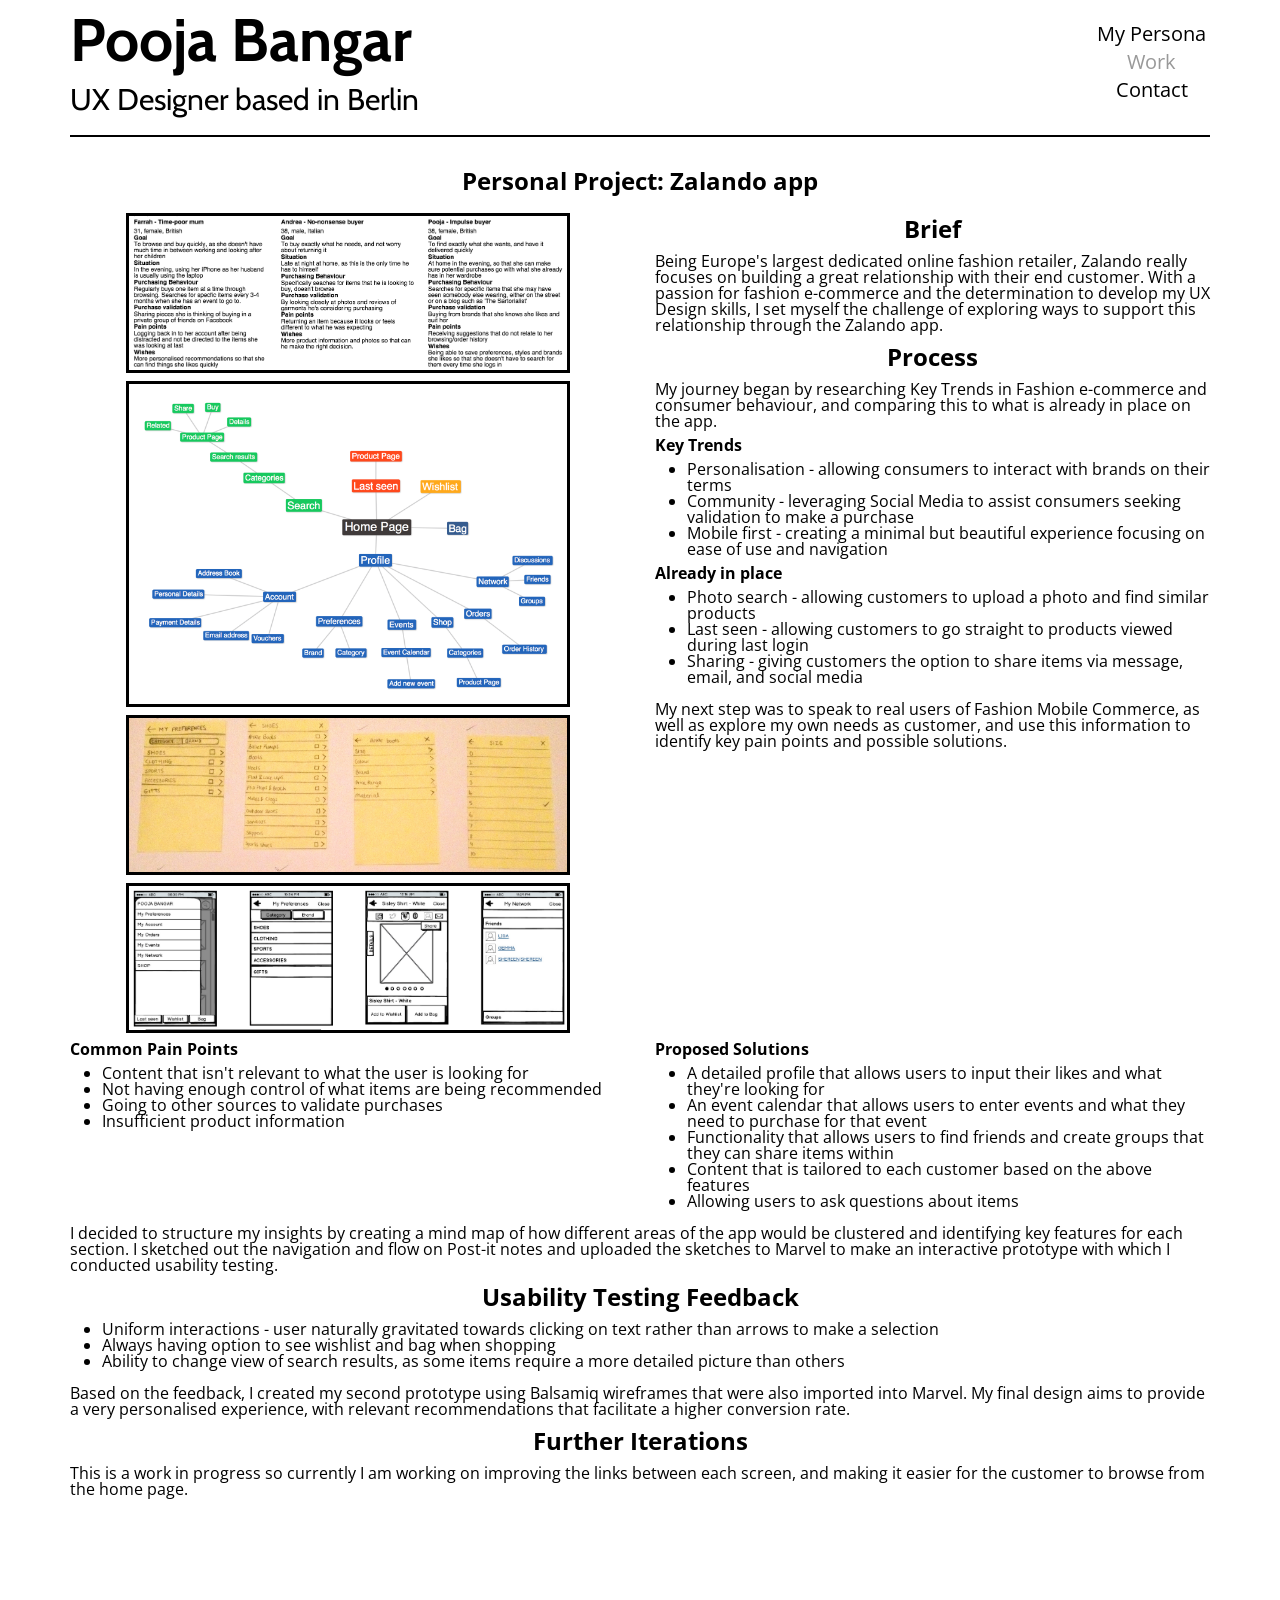
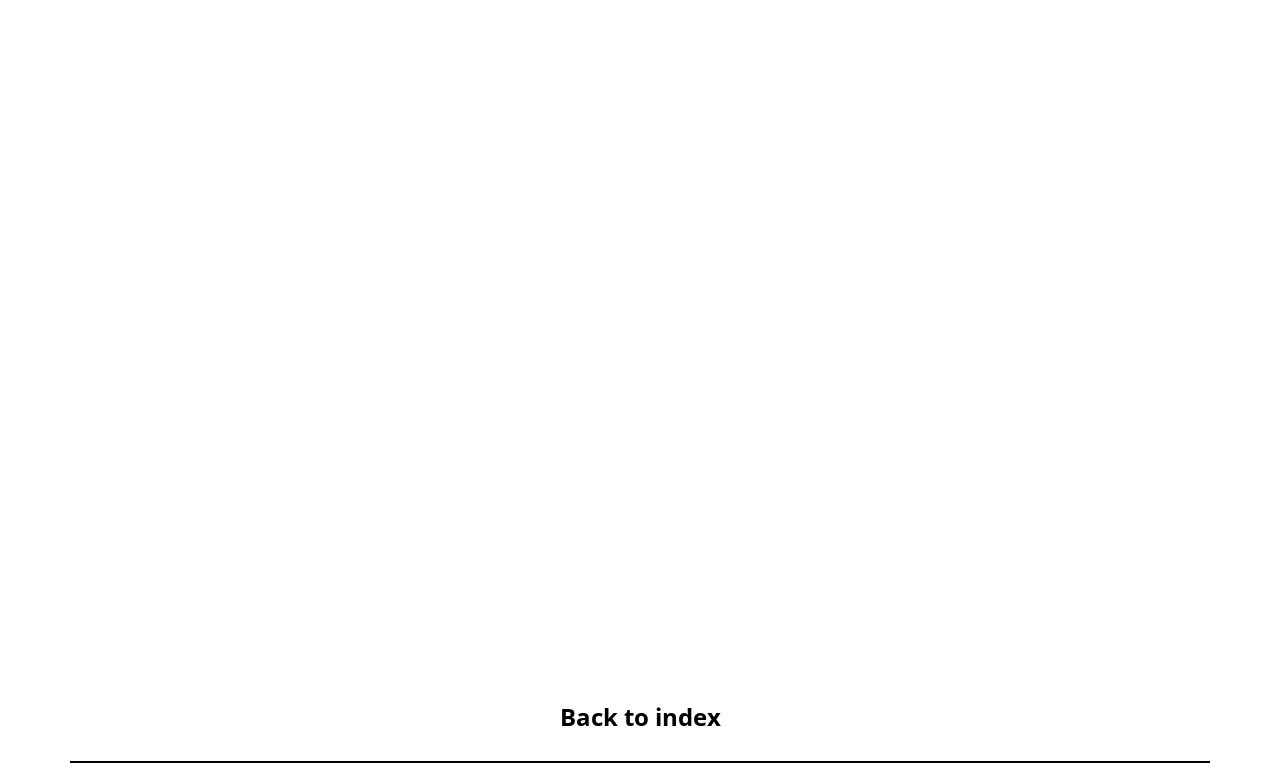
<file: zalando.html>
<!DOCTYPE html>
<html>
<head>
	<meta charset="utf-8">
	<meta name="viewport" content="width=device-width, initial-scale=1">
	<title>Zalando app</title>
	<link rel="stylesheet" href="css/bootstrap.min.css">
	<link rel="stylesheet" href="css/devices.min.css" type="text/css">
	<link href='http://fonts.googleapis.com/css?family=Cabin' rel='stylesheet' type='text/css'>
	<link href='http://fonts.googleapis.com/css?family=Open+Sans' rel='stylesheet' type='text/css'>
	<link href='http://fonts.googleapis.com/css?family=Dosis' rel='stylesheet' type='text/css'>
	<link href='http://fonts.googleapis.com/css?family=Lobster+Two' rel='stylesheet' type='text/css'>
	<link rel="stylesheet" href="css/style.css">
</head>
<body>
	<header>
		<div class="container">	
			<div class="row">
				<div class="col-md-9 col-sm-12">
					<h1>Pooja Bangar</h1><h2>UX Designer based in Berlin</h2>
				</div>
				<div class="col-md-3 col-sm-12">		
					<nav id="main">
						<ul class="site-nav">
							<li><a href='about.html'>My Persona</a></li>	
							<li><a href='index.html' id="nav-active">Work</a></li>
							<li><a href='contact.html'>Contact</a></li>
						</ul><!-- row-->
					</nav>	
				</div>
			</div><!-- row -->	
			<hr> 			
		</div>	<!-- container -->	
	</header>
	<section class='brandnew'>
	<h2>Personal Project: Zalando app</h2>	
	<div class="container">
			<div class="row">
				<div class="col-md-6 col-sm-12 col-xs-12">
					<img src="images/zpersonas.png" class="z" alt="">
					<img src="images/zsitemap.png" class="z" alt="">
					<img src="images/ziteration1.JPG" class="z" alt="">
					<img src="images/ziteration2.png" class="z" alt="">
				</div>
				<div class="col-md-6 col-sm-12 col-xs-12">
					<h2>Brief</h2>
					<p>Being Europe's largest dedicated online fashion retailer, Zalando really focuses on building a great relationship with their end customer. With a passion for fashion e-commerce and the determination to develop my UX Design skills, I set myself the challenge of exploring ways to support this relationship through the Zalando app.<p>	
					<h2>Process</h2>
					<p>My journey began by researching Key Trends in Fashion e-commerce and consumer behaviour, and comparing this to what is already in place on the app.</p>
					<h3>Key Trends</h3>
					<ul>
						<li>Personalisation - allowing consumers to interact with brands on their terms</li>
						<li>Community - leveraging Social Media to assist consumers seeking validation to make a purchase</li>
						<li>Mobile first - creating a minimal but beautiful experience focusing on ease of use and navigation</li>
					</ul>	
					<h3>Already in place</h3>
					<ul>
							<li>Photo search - allowing customers to upload a photo and find similar products</li>
							<li>Last seen - allowing customers to go straight to products viewed during last login</li>
							<li>Sharing - giving customers the option to share items via message, email, and social media</li>
						</ul>	
					<br>
					<p>My next step was to speak to real users of Fashion Mobile Commerce, as well as explore my own needs as customer, and use this information to identify key pain points and possible solutions.</p>
				</div>
			</div>
			<div class="row">
				<div class="col-md-6 col-sm-12 col-xs-12">			
					<h3>Common Pain Points</h3>
					<ul>
						<li>Content that isn't relevant to what the user is looking for</li>
						<li>Not having enough control of what items are being recommended</li>
						<li>Going to other sources to validate purchases</li>
						<li>Insufficient product information</li>
					</ul>	
				</div>	
				<div class="col-md-6 col-sm-12 col-xs-12">	
					<h3>Proposed Solutions</h3>
					<ul>
						<li>A detailed profile that allows users to input their likes and what they're looking for</li>
						<li>An event calendar that allows users to enter events and what they need to purchase for that event</li> 
						<li>Functionality that allows users to find friends and create groups that they can share items within</li> 
						<li>Content that is tailored to each customer based on the above features</li>
						<li>Allowing users to ask questions about items</li>	
					</ul>	
				</div>	
			</div>	
				<br>
				<p>I decided to structure my insights by creating a mind map of how different areas of the app would be clustered and identifying key features for each section. I sketched out the navigation and flow on Post-it notes and uploaded the sketches to Marvel to make an interactive prototype with which I conducted usability testing.</p>
				<h2>Usability Testing Feedback </h2>
				<ul>
					<li>Uniform interactions - user naturally gravitated towards clicking on text rather than arrows to make a selection</li>
					<li>Always having option to see wishlist and bag when shopping</li>
					<li>Ability to change view of search results, as some items require a more detailed picture than others</li>
				</ul>
				<br>
				<p>Based on the feedback, I created my second prototype using Balsamiq wireframes that were also imported into Marvel. My final design aims to provide a very personalised experience, with relevant recommendations that facilitate a higher conversion rate.</p>
				<h2>Further Iterations</h2>
				<p>This is a work in progress so currently I am working on improving the links between each screen, and making it easier for the customer to browse from the home page.</p>	
			</div>
			<div class="frame">	
		<iframe src="https://marvelapp.com/605jc4?emb=1" width="394" height="794" allowTransparency="true" frameborder="0"></iframe>
		<iframe src="https://marvelapp.com/i50gh6?emb=1" width="394" height="794" allowTransparency="true" frameborder="0"></iframe>
	</div>	
			<h2 class="back"><a href="index.html">Back to index</a></h2>		
		</section>	
		<footer>
		<div class="container">
		<hr>
		</div>
	</footer>
		<script src="js/main.min.js"></script>
	</body>
	</html>
</file>
<file: css/style.css>
/* http://meyerweb.com/eric/tools/css/reset/ 
   v2.0 | 20110126
   License: none (public domain)
*/

html, body, div, span, applet, object, iframe,
h1, h2, h3, h4, h5, h6, p, blockquote, pre,
a, abbr, acronym, address, big, cite, code,
del, dfn, em, img, ins, kbd, q, s, samp,
small, strike, strong, sub, sup, tt, var,
b, u, i, center,
dl, dt, dd, ol, ul, li,
fieldset, form, label, legend,
table, caption, tbody, tfoot, thead, tr, th, td,
article, aside, canvas, details, embed, 
figure, figcaption, footer, header, hgroup, 
menu, nav, output, ruby, section, summary,
time, mark, audio, video {
	margin: 0;
	padding: 0;
	border: 0;
	font-size: 100%;
	font: inherit;
	vertical-align: baseline;
}
/* HTML5 display-role reset for older browsers */
article, aside, details, figcaption, figure, 
footer, header, hgroup, menu, nav, section {
	display: block;
}
body {
	line-height: 1;
}
ol, ul {
	list-style: none;
}
blockquote, q {
	quotes: none;
}
blockquote:before, blockquote:after,
q:before, q:after {
	content: '';
	content: none;
}
table {
	border-collapse: collapse;
	border-spacing: 0;
}
/* 

CSS Reset Ends
==============
*/

/* 

Webpage begins
==============

*/
/* Animation definitions */
@-webkit-keyframes rotateWord {
    0% { opacity: 0; }
    2% { opacity: 0; -webkit-transform: translateY(-30px); }
	5% { opacity: 1; -webkit-transform: translateY(0px);}
    17% { opacity: 1; -webkit-transform: translateY(0px); }
	20% { opacity: 0; -webkit-transform: translateY(30px); }
	80% { opacity: 0; }
    100% { opacity: 0; }
}
@-ms-keyframes rotateWord {
    0% { opacity: 0; }
    2% { opacity: 0; -ms-transform: translateY(-30px); }
	5% { opacity: 1; -ms-transform: translateY(0px);}
    17% { opacity: 1; -ms-transform: translateY(0px); }
	20% { opacity: 0; -ms-transform: translateY(30px); }
	80% { opacity: 0; }
    100% { opacity: 0; }
}
@keyframes rotateWord {
    0% { opacity: 0; }
    2% { opacity: 0; -webkit-transform: translateY(-30px); transform: translateY(-30px); }
	5% { opacity: 1; -webkit-transform: translateY(0px); transform: translateY(0px);}
    17% { opacity: 1; -webkit-transform: translateY(0px); transform: translateY(0px); }
	20% { opacity: 0; -webkit-transform: translateY(30px); transform: translateY(30px); }
	80% { opacity: 0; }
    100% { opacity: 0; }
}

@keyframes rotateWordsSecond {
    0% { opacity: 1; animation-timing-function: ease-in; width: 0px; }
    10% { opacity: 0.3; width: 0px; }
    20% { opacity: 1; width: 100%; }
    27% { opacity: 0; width: 100%; }
    100% { opacity: 0; }
}

/* Body Text Begins */

html { 
	font-size: 40px;
}
body {
	background-color: #FFF;
	color: #000000;
	font-family: 'Open Sans', sans-serif;
	font-size: 0.5em;
}
header {
	color: #000000;
  padding-top: 0.5em;
}
header a {
    color: #000000;
}
header h1 {
    font-family: 'Cabin', sans-serif;
    text-align: left;
    font-size: 3em;
    font-weight: bold;
}
header h2 {
    margin-top: 0.5em;
    font-family: 'Cabin', sans-serif;
    text-align: left;
    font-size: 1.5em;
}
hr {
  border: 0.05em solid #000;
}
h4{
  font-weight: bold;
  margin: 0.1em 0em 0.1em 0em;
}
#main {
	text-align: center;
	text-decoration: none;
}
#main li {
    padding: 0.2em;
}
#nav-active {
    color: #999;
}
.site-nav {
    margin-top: 0.5em;
    float: right;
    color: #999;
    display: inline;
}
a {
    color: #000;
}
a:hover {
    color: #000;
    text-decoration: none;
} 
#quote {
	font-size: 1.2em;
	background-color: #EBD912;
	padding: 0.5em;
	margin-bottom: 0.5em;
}
#quote h2{
    font-size: 3em;
    font-family: 'Lobster Two', cursive;
    text-align: center;
}

#characteristics {
	font-size: 0.8em;

}
#characteristics h2{
	margin: 0.5em;
	font-size: 1.5em;
	font-family: 'Lobster Two', cursive;
}
#characteristics ul{
	list-style-type: disc;
}
#bio {
	padding: 20px;
	font-size: 0.5em;
}
#user {
	float: center;
	max-width: 60%;
	border-radius: 200px;
	border-color: #000;
	border-style: solid;
	border-width: 0.2em;
	display: block;
	margin-left: auto;
	margin-right: auto;
}
#user p {
	margin-top: 0.1em;
}
#pitch {
	padding: 1em 0.5em 0.5em;
	text-align: center;
	font-size: 0.8em;
}
#biog {
	font-size: 1em;
	padding: 0.5em;
    background-color: #C9CAD4;
}
#biog h2{
	color: #000000;
	text-align: left;
    font-family: 'Lobster Two', cursive;
    font-size: 1.2em;
}
#top {
	text-align: center;
	font-size: 0.9em;
	padding-top: 1em;
    font-style: italic;
}
#overview {
    margin-top: 2em;
    text-decoration: none;
    font-size: 0.8em;
}
#overview h2 {
    margin: 0.5em;
    text-align: center;
    font-size: 2em;
    font-weight: bold;
}
#overview h3 {
    text-align: left;
    font-size: 1.5em;
    font-weight: bold;
}
#overview li {
    margin-top: 0.5em;
    margin-left: 1em;
    list-style: disc;
}
#overview p {
    margin-top: 1em;
}
#overview img {
    width: 80%;
    height: 80%;
    overflow: hidden;
    display: block;
    margin-left: auto;
    margin-right: auto;
    padding-top: 0.5em;
}
.bottom {
	text-align: center;
}
table {
	margin-top: 1em;
}
th {
	text-align: center;
	font-weight: bold;
	font-size: 0.8em;
	padding:0.1em;
	margin-bottom: 0.8em; 
}
td {
	font-size: 0.8em;
	text-align: center;
}
.btn {
	padding: 0.2em 0.5em 0.2em 0.5em;
}
.frame {
    margin-right: auto;
    margin-left: auto;
}
.brandnew {
    font-size: 0.8em;
}
.brandnew h2 {
	text-align: center;
	font-size: 1.5em;
	font-weight: bold;
    margin: 0.5em;
}
.brandnew h3 {
	text-align: left;
	font-size: 1em;
	margin-top: 0.5em;
    margin-bottom: 0.5em;
	font-weight: bold;
}
.brandnew img {
    width: 80%;
    display: block;
    margin: auto;
    margin-right: auto;
    margin-top: 0.5em;
}
.brandnew li {
    margin-left: 2em;
    list-style: disc;
}
.brandnew a {
    text-align: center;
}
.db-main {
    width: 40%;
}
#dashboard {
	max-width: 100%;
}
.contact{
  text-align: center;
}
.contact h2{
  font-size: 1.5em;
  padding: 0.5em;
  background-color: #EBD912;
  font-family: 'Lobster Two', cursive;
  margin-bottom: 1em;
}
.contact p{
    padding: 0.5em;
}
.contact a{
  color: #000;
  font-weight: bold;
}
#highlight {
    font-weight: bold;
}
.z {
    width: 80%;
    border-width: 0.2em;
    border-style: solid;
    border-color: #000;
}
.timeline {
    list-style: none;
    padding: 20px 0 20px;
    position: relative;
}

    .timeline:before {
        top: 0;
        bottom: 0;
        position: absolute;
        content: " ";
        width: 3px;
        background-color: #eeeeee;
        left: 50%;
        margin-left: -1.5px;
    }

    .timeline > li {
        margin-bottom: 20px;
        position: relative;
    }

        .timeline > li:before,
        .timeline > li:after {
            content: " ";
            display: table;
        }

        .timeline > li:after {
            clear: both;
        }

        .timeline > li:before,
        .timeline > li:after {
            content: " ";
            display: table;
        }

        .timeline > li:after {
            clear: both;
        }

        .timeline > li > .timeline-panel {
            width: 46%;
            float: left;
            border: 1px solid #d4d4d4;
            border-radius: 2px;
            padding: 20px;
            position: relative;
            -webkit-box-shadow: 0 1px 6px rgba(0, 0, 0, 0.175);
            box-shadow: 0 1px 6px rgba(0, 0, 0, 0.175);
        }

            .timeline > li > .timeline-panel:before {
                position: absolute;
                top: 26px;
                right: -15px;
                display: inline-block;
                border-top: 15px solid transparent;
                border-left: 15px solid #ccc;
                border-right: 0 solid #ccc;
                border-bottom: 15px solid transparent;
                content: " ";
            }

            .timeline > li > .timeline-panel:after {
                position: absolute;
                top: 27px;
                right: -14px;
                display: inline-block;
                border-top: 14px solid transparent;
                border-left: 14px solid #fff;
                border-right: 0 solid #fff;
                border-bottom: 14px solid transparent;
                content: " ";
            }

        .timeline > li > .timeline-badge {
            color: #000;
            width: 50px;
            height: 50px;
            line-height: 50px;
            font-size: 0.8em;
            text-align: center;
            position: absolute;
            top: 16px;
            left: 50%;
            margin-left: -25px;
            background-color: #EBD912;
            z-index: 100;
            border-top-right-radius: 50%;
            border-top-left-radius: 50%;
            border-bottom-right-radius: 50%;
            border-bottom-left-radius: 50%;
        }

        .timeline > li.timeline-inverted > .timeline-panel {
            float: right;
        }

            .timeline > li.timeline-inverted > .timeline-panel:before {
                border-left-width: 0;
                border-right-width: 15px;
                left: -15px;
                right: auto;
            }

            .timeline > li.timeline-inverted > .timeline-panel:after {
                border-left-width: 0;
                border-right-width: 14px;
                left: -14px;
                right: auto;
            }

.timeline-title {
    margin-top: 0;
    color: inherit;
}
#timeline h2 {
  font-style: 1em;
  background-color: #EBD912;
  font-family: 'Lobster Two', cursive;
}
.page-header{
    font-size: 1.2em;
    background-color: #EBD912;
    padding: 0.5em;
    margin-bottom: 0.5em;
    margin-top: 0;
}
.page-header h2{
    text-align: center;
    font-size: 1.5em;
}
.timeline-panel h5 {
  font-size: 0.8em;
  font-weight: bold;
}
.timeline-panel p {
  font-size: 0.8em;
}
.timeline-panel li {
  font-size: 0.7em;
}
.timeline-body > p,
.timeline-body > ul {
    margin-bottom: 0;
    margin-top: 0.2em;
}

    .timeline-body > p + p {
        margin-top: 5px;
    }

@media (max-width: 767px) {
    ul.timeline:before {
        left: 40px;
    }

    ul.timeline > li > .timeline-panel {
        width: calc(100% - 90px);
        width: -moz-calc(100% - 90px);
        width: -webkit-calc(100% - 90px);
    }

    ul.timeline > li > .timeline-badge {
        left: 15px;
        margin-left: 0;
        top: 16px;
    }

    ul.timeline > li > .timeline-panel {
        float: right;
    }

        ul.timeline > li > .timeline-panel:before {
            border-left-width: 0;
            border-right-width: 15px;
            left: -15px;
            right: auto;
        }

        ul.timeline > li > .timeline-panel:after {
            border-left-width: 0;
            border-right-width: 14px;
            left: -14px;
            right: auto;
        }
}
.thumbnail {
    position: relative;
    width: 200px;
    height: 200px;
    overflow: hidden;
    margin-right: auto;
    margin-left: auto;
}
.row-index {
    color: #000;
    margin-right: auto;
    margin-left: auto;
    text-align: center;
}
.thumbnail img { 
    position: absolute;
    left: 50%;
    top: 50%;
    height: 100%;
    width: auto;
  -webkit-transform: translate(-50%,-50%);
      -ms-transform: translate(-50%,-50%);
          transform: translate(-50%,-50%);
}
.thumbnail img.portrait {
  width: 100%;
  height: auto;
}
/* Body Text Ends */
</file>
<file: MySite/style.css>
/* http://meyerweb.com/eric/tools/css/reset/ 
   v2.0 | 20110126
   License: none (public domain)
*/

html, body, div, span, applet, object, iframe,
h1, h2, h3, h4, h5, h6, p, blockquote, pre,
a, abbr, acronym, address, big, cite, code,
del, dfn, em, img, ins, kbd, q, s, samp,
small, strike, strong, sub, sup, tt, var,
b, u, i, center,
dl, dt, dd, ol, ul, li,
fieldset, form, label, legend,
table, caption, tbody, tfoot, thead, tr, th, td,
article, aside, canvas, details, embed, 
figure, figcaption, footer, header, hgroup, 
menu, nav, output, ruby, section, summary,
time, mark, audio, video {
	margin: 0;
	padding: 0;
	border: 0;
	font-size: 100%;
	font: inherit;
	vertical-align: baseline;
}
/* HTML5 display-role reset for older browsers */
article, aside, details, figcaption, figure, 
footer, header, hgroup, menu, nav, section {
	display: block;
}
body {
	line-height: 1;
}
ol, ul {
	list-style: none;
}
blockquote, q {
	quotes: none;
}
blockquote:before, blockquote:after,
q:before, q:after {
	content: '';
	content: none;
}
table {
	border-collapse: collapse;
	border-spacing: 0;
}
html { font-family: Helvetica; }
body {background-color: #AC3939; }
h1 {color: #226741;}
</file>
<file: css/devices.min.css>
.marvel-device{display:inline-block;position:relative}.marvel-device .screen{width:100%;position:relative;height:100%;color:white;z-index:2;text-align:center;display:block;-webkit-border-radius:1px;border-radius:1px;-webkit-box-shadow:0 0 0 3px #111;box-shadow:0 0 0 3px #111}.marvel-device .top-bar,.marvel-device .bottom-bar{height:3px;background:black;width:100%;display:block}.marvel-device .middle-bar{width:3px;height:4px;top:0px;left:90px;background:black;position:absolute}.marvel-device.iphone6{width:375px;height:667px;padding:105px 24px;background:#d9dbdc;-webkit-border-radius:56px;border-radius:56px;-webkit-box-shadow:inset 0 0 3px 0 rgba(0,0,0,0.2);box-shadow:inset 0 0 3px 0 rgba(0,0,0,0.2)}.marvel-device.iphone6:before{width:calc(100% - 12px);height:calc(100% - 12px);position:absolute;top:6px;content:'';left:6px;-webkit-border-radius:50px;border-radius:50px;background:#f8f8f8;z-index:1}.marvel-device.iphone6:after{width:calc(100% - 16px);height:calc(100% - 16px);position:absolute;top:8px;content:'';left:8px;-webkit-border-radius:48px;border-radius:48px;-webkit-box-shadow:inset 0 0 3px 0 rgba(0,0,0,0.1),inset 0 0 6px 3px #fff;box-shadow:inset 0 0 3px 0 rgba(0,0,0,0.1),inset 0 0 6px 3px #fff;z-index:2}.marvel-device.iphone6 .home{-webkit-border-radius:100%;border-radius:100%;width:68px;height:68px;position:absolute;left:50%;margin-left:-34px;bottom:22px;z-index:3;background:#303233;background:-moz-linear-gradient(-45deg, #303233 0%, #b5b7b9 50%, #f0f2f2 69%, #303233 100%);background:-webkit-gradient(linear, left top, right bottom, color-stop(0%, #303233), color-stop(50%, #b5b7b9), color-stop(69%, #f0f2f2), color-stop(100%, #303233));background:-webkit-linear-gradient(-45deg, #303233 0%, #b5b7b9 50%, #f0f2f2 69%, #303233 100%);background:-o-linear-gradient(-45deg, #303233 0%, #b5b7b9 50%, #f0f2f2 69%, #303233 100%);background:-ms-linear-gradient(-45deg, #303233 0%, #b5b7b9 50%, #f0f2f2 69%, #303233 100%);background:linear-gradient(135deg, #303233 0%, #b5b7b9 50%, #f0f2f2 69%, #303233 100%);filter:progid:DXImageTransform.Microsoft.gradient(startColorstr='#303233', endColorstr='#303233',GradientType=1 )}.marvel-device.iphone6 .home:before{background:#f8f8f8;position:absolute;content:'';-webkit-border-radius:100%;border-radius:100%;width:calc(100% - 8px);height:calc(100% - 8px);top:4px;left:4px}.marvel-device.iphone6 .top-bar{height:14px;background:#bfbfc0;position:absolute;top:68px;left:0}.marvel-device.iphone6 .bottom-bar{height:14px;background:#bfbfc0;position:absolute;bottom:68px;left:0}.marvel-device.iphone6 .sleep{position:absolute;top:190px;right:-4px;width:4px;height:66px;-webkit-border-radius:0px 2px 2px 0px;border-radius:0px 2px 2px 0px;background:#d9dbdc}.marvel-device.iphone6 .volume{position:absolute;left:-4px;top:188px;z-index:0;height:66px;width:4px;-webkit-border-radius:2px 0px 0px 2px;border-radius:2px 0px 0px 2px;background:#d9dbdc}.marvel-device.iphone6 .volume:before{position:absolute;left:2px;top:-78px;height:40px;width:2px;-webkit-border-radius:2px 0px 0px 2px;border-radius:2px 0px 0px 2px;background:inherit;content:'';display:block}.marvel-device.iphone6 .volume:after{position:absolute;left:0px;top:82px;height:66px;width:4px;-webkit-border-radius:2px 0px 0px 2px;border-radius:2px 0px 0px 2px;background:inherit;content:'';display:block}.marvel-device.iphone6 .camera{background:#3c3d3d;width:12px;height:12px;position:absolute;top:24px;left:50%;margin-left:-6px;-webkit-border-radius:100%;border-radius:100%;z-index:3}.marvel-device.iphone6 .sensor{background:#3c3d3d;width:16px;height:16px;position:absolute;top:49px;left:134px;z-index:3;-webkit-border-radius:100%;border-radius:100%}.marvel-device.iphone6 .speaker{background:#292728;width:70px;height:6px;position:absolute;top:54px;left:50%;margin-left:-35px;-webkit-border-radius:6px;border-radius:6px;z-index:3}.marvel-device.iphone6.gold{background:#f9e7d3}.marvel-device.iphone6.gold .top-bar,.marvel-device.iphone6.gold .bottom-bar{background:white}.marvel-device.iphone6.gold .sleep,.marvel-device.iphone6.gold .volume{background:#f9e7d3}.marvel-device.iphone6.gold .home{background:#cebba9;background:-moz-linear-gradient(-45deg, #cebba9 0%, #f9e7d3 50%, #cebba9 100%);background:-webkit-gradient(linear, left top, right bottom, color-stop(0%, #cebba9), color-stop(50%, #f9e7d3), color-stop(100%, #cebba9));background:-webkit-linear-gradient(-45deg, #cebba9 0%, #f9e7d3 50%, #cebba9 100%);background:-o-linear-gradient(-45deg, #cebba9 0%, #f9e7d3 50%, #cebba9 100%);background:-ms-linear-gradient(-45deg, #cebba9 0%, #f9e7d3 50%, #cebba9 100%);background:linear-gradient(135deg, #cebba9 0%, #f9e7d3 50%, #cebba9 100%);filter:progid:DXImageTransform.Microsoft.gradient(startColorstr='#cebba9', endColorstr='#cebba9',GradientType=1 )}.marvel-device.iphone6.black{background:#464646;-webkit-box-shadow:inset 0 0 3px 0 rgba(0,0,0,0.7);box-shadow:inset 0 0 3px 0 rgba(0,0,0,0.7)}.marvel-device.iphone6.black:before{background:#080808}.marvel-device.iphone6.black:after{-webkit-box-shadow:inset 0 0 3px 0 rgba(0,0,0,0.1),inset 0 0 6px 3px #212121;box-shadow:inset 0 0 3px 0 rgba(0,0,0,0.1),inset 0 0 6px 3px #212121}.marvel-device.iphone6.black .top-bar,.marvel-device.iphone6.black .bottom-bar{background:#212121}.marvel-device.iphone6.black .volume,.marvel-device.iphone6.black .sleep{background:#464646}.marvel-device.iphone6.black .camera{background:#080808}.marvel-device.iphone6.black .home{background:#080808;background:-moz-linear-gradient(-45deg, #080808 0%, #464646 50%, #080808 100%);background:-webkit-gradient(linear, left top, right bottom, color-stop(0%, #080808), color-stop(50%, #464646), color-stop(100%, #080808));background:-webkit-linear-gradient(-45deg, #080808 0%, #464646 50%, #080808 100%);background:-o-linear-gradient(-45deg, #080808 0%, #464646 50%, #080808 100%);background:-ms-linear-gradient(-45deg, #080808 0%, #464646 50%, #080808 100%);background:linear-gradient(135deg, #080808 0%, #464646 50%, #080808 100%);filter:progid:DXImageTransform.Microsoft.gradient(startColorstr='#080808', endColorstr='#080808',GradientType=1 )}.marvel-device.iphone6.black .home:before{background:#080808}.marvel-device.iphone6.landscape{padding:24px 105px;height:375px;width:667px}.marvel-device.iphone6.landscape .sleep{top:100%;-webkit-border-radius:0px 0px 2px 2px;border-radius:0px 0px 2px 2px;right:190px;height:4px;width:66px}.marvel-device.iphone6.landscape .volume{width:66px;height:4px;top:-4px;left:calc(100% - 188px - 66px);-webkit-border-radius:2px 2px 0px 0px;border-radius:2px 2px 0px 0px}.marvel-device.iphone6.landscape .volume:before{width:40px;height:2px;top:2px;right:-78px;left:auto;-webkit-border-radius:2px 2px 0px 0px;border-radius:2px 2px 0px 0px}.marvel-device.iphone6.landscape .volume:after{left:-82px;width:66px;height:4px;top:0;-webkit-border-radius:2px 2px 0px 0px;border-radius:2px 2px 0px 0px}.marvel-device.iphone6.landscape .top-bar{width:14px;height:100%;left:calc(100% - 68px -  14px);top:0}.marvel-device.iphone6.landscape .bottom-bar{width:14px;height:100%;left:68px;top:0}.marvel-device.iphone6.landscape .home{top:50%;margin-top:-34px;margin-left:0;left:22px}.marvel-device.iphone6.landscape .sensor{top:134px;left:calc(100% - 49px - 16px)}.marvel-device.iphone6.landscape .speaker{height:70px;width:6px;left:calc(100% - 54px - 6px);top:50%;margin-left:0px;margin-top:-35px}.marvel-device.iphone6.landscape .camera{left:calc(100% - 32px);top:50%;margin-left:0px;margin-top:-5px}.marvel-device.iphone6plus{width:414px;height:736px;padding:112px 26px;background:#d9dbdc;-webkit-border-radius:56px;border-radius:56px;-webkit-box-shadow:inset 0 0 3px 0 rgba(0,0,0,0.2);box-shadow:inset 0 0 3px 0 rgba(0,0,0,0.2)}.marvel-device.iphone6plus:before{width:calc(100% - 12px);height:calc(100% - 12px);position:absolute;top:6px;content:'';left:6px;-webkit-border-radius:50px;border-radius:50px;background:#f8f8f8;z-index:1}.marvel-device.iphone6plus:after{width:calc(100% - 16px);height:calc(100% - 16px);position:absolute;top:8px;content:'';left:8px;-webkit-border-radius:48px;border-radius:48px;-webkit-box-shadow:inset 0 0 3px 0 rgba(0,0,0,0.1),inset 0 0 6px 3px #fff;box-shadow:inset 0 0 3px 0 rgba(0,0,0,0.1),inset 0 0 6px 3px #fff;z-index:2}.marvel-device.iphone6plus .home{-webkit-border-radius:100%;border-radius:100%;width:68px;height:68px;position:absolute;left:50%;margin-left:-34px;bottom:24px;z-index:3;background:#303233;background:-moz-linear-gradient(-45deg, #303233 0%, #b5b7b9 50%, #f0f2f2 69%, #303233 100%);background:-webkit-gradient(linear, left top, right bottom, color-stop(0%, #303233), color-stop(50%, #b5b7b9), color-stop(69%, #f0f2f2), color-stop(100%, #303233));background:-webkit-linear-gradient(-45deg, #303233 0%, #b5b7b9 50%, #f0f2f2 69%, #303233 100%);background:-o-linear-gradient(-45deg, #303233 0%, #b5b7b9 50%, #f0f2f2 69%, #303233 100%);background:-ms-linear-gradient(-45deg, #303233 0%, #b5b7b9 50%, #f0f2f2 69%, #303233 100%);background:linear-gradient(135deg, #303233 0%, #b5b7b9 50%, #f0f2f2 69%, #303233 100%);filter:progid:DXImageTransform.Microsoft.gradient(startColorstr='#303233', endColorstr='#303233',GradientType=1 )}.marvel-device.iphone6plus .home:before{background:#f8f8f8;position:absolute;content:'';-webkit-border-radius:100%;border-radius:100%;width:calc(100% - 8px);height:calc(100% - 8px);top:4px;left:4px}.marvel-device.iphone6plus .top-bar{height:14px;background:#bfbfc0;position:absolute;top:68px;left:0}.marvel-device.iphone6plus .bottom-bar{height:14px;background:#bfbfc0;position:absolute;bottom:68px;left:0}.marvel-device.iphone6plus .sleep{position:absolute;top:190px;right:-4px;width:4px;height:66px;-webkit-border-radius:0px 2px 2px 0px;border-radius:0px 2px 2px 0px;background:#d9dbdc}.marvel-device.iphone6plus .volume{position:absolute;left:-4px;top:188px;z-index:0;height:66px;width:4px;-webkit-border-radius:2px 0px 0px 2px;border-radius:2px 0px 0px 2px;background:#d9dbdc}.marvel-device.iphone6plus .volume:before{position:absolute;left:2px;top:-78px;height:40px;width:2px;-webkit-border-radius:2px 0px 0px 2px;border-radius:2px 0px 0px 2px;background:inherit;content:'';display:block}.marvel-device.iphone6plus .volume:after{position:absolute;left:0px;top:82px;height:66px;width:4px;-webkit-border-radius:2px 0px 0px 2px;border-radius:2px 0px 0px 2px;background:inherit;content:'';display:block}.marvel-device.iphone6plus .camera{background:#3c3d3d;width:12px;height:12px;position:absolute;top:29px;left:50%;margin-left:-6px;-webkit-border-radius:100%;border-radius:100%;z-index:3}.marvel-device.iphone6plus .sensor{background:#3c3d3d;width:16px;height:16px;position:absolute;top:54px;left:154px;z-index:3;-webkit-border-radius:100%;border-radius:100%}.marvel-device.iphone6plus .speaker{background:#292728;width:70px;height:6px;position:absolute;top:59px;left:50%;margin-left:-35px;-webkit-border-radius:6px;border-radius:6px;z-index:3}.marvel-device.iphone6plus.gold{background:#f9e7d3}.marvel-device.iphone6plus.gold .top-bar,.marvel-device.iphone6plus.gold .bottom-bar{background:white}.marvel-device.iphone6plus.gold .sleep,.marvel-device.iphone6plus.gold .volume{background:#f9e7d3}.marvel-device.iphone6plus.gold .home{background:#cebba9;background:-moz-linear-gradient(-45deg, #cebba9 0%, #f9e7d3 50%, #cebba9 100%);background:-webkit-gradient(linear, left top, right bottom, color-stop(0%, #cebba9), color-stop(50%, #f9e7d3), color-stop(100%, #cebba9));background:-webkit-linear-gradient(-45deg, #cebba9 0%, #f9e7d3 50%, #cebba9 100%);background:-o-linear-gradient(-45deg, #cebba9 0%, #f9e7d3 50%, #cebba9 100%);background:-ms-linear-gradient(-45deg, #cebba9 0%, #f9e7d3 50%, #cebba9 100%);background:linear-gradient(135deg, #cebba9 0%, #f9e7d3 50%, #cebba9 100%);filter:progid:DXImageTransform.Microsoft.gradient(startColorstr='#cebba9', endColorstr='#cebba9',GradientType=1 )}.marvel-device.iphone6plus.black{background:#464646;-webkit-box-shadow:inset 0 0 3px 0 rgba(0,0,0,0.7);box-shadow:inset 0 0 3px 0 rgba(0,0,0,0.7)}.marvel-device.iphone6plus.black:before{background:#080808}.marvel-device.iphone6plus.black:after{-webkit-box-shadow:inset 0 0 3px 0 rgba(0,0,0,0.1),inset 0 0 6px 3px #212121;box-shadow:inset 0 0 3px 0 rgba(0,0,0,0.1),inset 0 0 6px 3px #212121}.marvel-device.iphone6plus.black .top-bar,.marvel-device.iphone6plus.black .bottom-bar{background:#212121}.marvel-device.iphone6plus.black .volume,.marvel-device.iphone6plus.black .sleep{background:#464646}.marvel-device.iphone6plus.black .camera{background:#080808}.marvel-device.iphone6plus.black .home{background:#080808;background:-moz-linear-gradient(-45deg, #080808 0%, #464646 50%, #080808 100%);background:-webkit-gradient(linear, left top, right bottom, color-stop(0%, #080808), color-stop(50%, #464646), color-stop(100%, #080808));background:-webkit-linear-gradient(-45deg, #080808 0%, #464646 50%, #080808 100%);background:-o-linear-gradient(-45deg, #080808 0%, #464646 50%, #080808 100%);background:-ms-linear-gradient(-45deg, #080808 0%, #464646 50%, #080808 100%);background:linear-gradient(135deg, #080808 0%, #464646 50%, #080808 100%);filter:progid:DXImageTransform.Microsoft.gradient(startColorstr='#080808', endColorstr='#080808',GradientType=1 )}.marvel-device.iphone6plus.black .home:before{background:#080808}.marvel-device.iphone6plus.landscape{padding:26px 112px;height:414px;width:736px}.marvel-device.iphone6plus.landscape .sleep{top:100%;-webkit-border-radius:0px 0px 2px 2px;border-radius:0px 0px 2px 2px;right:190px;height:4px;width:66px}.marvel-device.iphone6plus.landscape .volume{width:66px;height:4px;top:-4px;left:calc(100% - 188px - 66px);-webkit-border-radius:2px 2px 0px 0px;border-radius:2px 2px 0px 0px}.marvel-device.iphone6plus.landscape .volume:before{width:40px;height:2px;top:2px;right:-78px;left:auto;-webkit-border-radius:2px 2px 0px 0px;border-radius:2px 2px 0px 0px}.marvel-device.iphone6plus.landscape .volume:after{left:-82px;width:66px;height:4px;top:0;-webkit-border-radius:2px 2px 0px 0px;border-radius:2px 2px 0px 0px}.marvel-device.iphone6plus.landscape .top-bar{width:14px;height:100%;left:calc(100% - 68px -  14px);top:0}.marvel-device.iphone6plus.landscape .bottom-bar{width:14px;height:100%;left:68px;top:0}.marvel-device.iphone6plus.landscape .home{top:50%;margin-top:-34px;margin-left:0;left:24px}.marvel-device.iphone6plus.landscape .sensor{top:154px;left:calc(100% - 54px - 16px)}.marvel-device.iphone6plus.landscape .speaker{height:70px;width:6px;left:calc(100% - 59px - 6px);top:50%;margin-left:0px;margin-top:-35px}.marvel-device.iphone6plus.landscape .camera{left:calc(100% - 29px);top:50%;margin-left:0px;margin-top:-5px}.marvel-device.iphone5s,.marvel-device.iphone5c{padding:105px 22px;background:#2c2b2c;width:320px;height:568px;-webkit-border-radius:50px;border-radius:50px}.marvel-device.iphone5s:before,.marvel-device.iphone5c:before{width:calc(100% - 8px);height:calc(100% - 8px);position:absolute;top:4px;content:'';left:4px;-webkit-border-radius:46px;border-radius:46px;background:#1e1e1e;z-index:1}.marvel-device.iphone5s .sleep,.marvel-device.iphone5c .sleep{position:absolute;top:-4px;right:60px;width:60px;height:4px;-webkit-border-radius:2px 2px 0px 0px;border-radius:2px 2px 0px 0px;background:#282727}.marvel-device.iphone5s .volume,.marvel-device.iphone5c .volume{position:absolute;left:-4px;top:180px;z-index:0;height:27px;width:4px;-webkit-border-radius:2px 0px 0px 2px;border-radius:2px 0px 0px 2px;background:#282727}.marvel-device.iphone5s .volume:before,.marvel-device.iphone5c .volume:before{position:absolute;left:0px;top:-75px;height:35px;width:4px;-webkit-border-radius:2px 0px 0px 2px;border-radius:2px 0px 0px 2px;background:inherit;content:'';display:block}.marvel-device.iphone5s .volume:after,.marvel-device.iphone5c .volume:after{position:absolute;left:0px;bottom:-64px;height:27px;width:4px;-webkit-border-radius:2px 0px 0px 2px;border-radius:2px 0px 0px 2px;background:inherit;content:'';display:block}.marvel-device.iphone5s .camera,.marvel-device.iphone5c .camera{background:#3c3d3d;width:10px;height:10px;position:absolute;top:32px;left:50%;margin-left:-5px;-moz-border-radius:5px;-webkit-border-radius:5px;border-radius:5px;z-index:3}.marvel-device.iphone5s .sensor,.marvel-device.iphone5c .sensor{background:#3c3d3d;width:10px;height:10px;position:absolute;top:60px;left:160px;z-index:3;margin-left:-32px;-moz-border-radius:5px;-webkit-border-radius:5px;border-radius:5px}.marvel-device.iphone5s .speaker,.marvel-device.iphone5c .speaker{background:#292728;width:64px;height:10px;position:absolute;top:60px;left:50%;margin-left:-32px;-moz-border-radius:5px;-webkit-border-radius:5px;border-radius:5px;z-index:3}.marvel-device.iphone5s.landscape,.marvel-device.iphone5c.landscape{padding:22px 105px;height:320px;width:568px}.marvel-device.iphone5s.landscape .sleep,.marvel-device.iphone5c.landscape .sleep{right:-4px;top:calc(100% - 120px);height:60px;width:4px;-webkit-border-radius:0px 2px 2px 0px;border-radius:0px 2px 2px 0px}.marvel-device.iphone5s.landscape .volume,.marvel-device.iphone5c.landscape .volume{width:27px;height:4px;top:-4px;left:calc(100% - 180px);-webkit-border-radius:2px 2px 0px 0px;border-radius:2px 2px 0px 0px}.marvel-device.iphone5s.landscape .volume:before,.marvel-device.iphone5c.landscape .volume:before{width:35px;height:4px;top:0px;right:-75px;left:auto;-webkit-border-radius:2px 2px 0px 0px;border-radius:2px 2px 0px 0px}.marvel-device.iphone5s.landscape .volume:after,.marvel-device.iphone5c.landscape .volume:after{bottom:0px;left:-64px;z-index:999;height:4px;width:27px;-webkit-border-radius:2px 2px 0px 0px;border-radius:2px 2px 0px 0px}.marvel-device.iphone5s.landscape .sensor,.marvel-device.iphone5c.landscape .sensor{top:160px;left:calc(100% - 60px);margin-left:0px;margin-top:-32px}.marvel-device.iphone5s.landscape .speaker,.marvel-device.iphone5c.landscape .speaker{height:64px;width:10px;left:calc(100% - 60px);top:50%;margin-left:0px;margin-top:-32px}.marvel-device.iphone5s.landscape .camera,.marvel-device.iphone5c.landscape .camera{left:calc(100% - 32px);top:50%;margin-left:0px;margin-top:-5px}.marvel-device.iphone5s .home{-moz-border-radius:36px;-webkit-border-radius:36px;border-radius:36px;width:68px;-webkit-box-shadow:inset 0 0 0 4px #2c2b2c;box-shadow:inset 0 0 0 4px #2c2b2c;height:68px;position:absolute;left:50%;margin-left:-34px;bottom:19px;z-index:3}.marvel-device.iphone5s .top-bar{top:70px;position:absolute;left:0}.marvel-device.iphone5s .bottom-bar{bottom:70px;position:absolute;left:0}.marvel-device.iphone5s.landscape .home{left:19px;bottom:50%;margin-bottom:-34px;margin-left:0px}.marvel-device.iphone5s.landscape .top-bar{left:70px;top:0px;width:3px;height:100%}.marvel-device.iphone5s.landscape .bottom-bar{right:70px;left:auto;bottom:0px;width:3px;height:100%}.marvel-device.iphone5s.silver{background:#bcbcbc}.marvel-device.iphone5s.silver:before{background:#fcfcfc}.marvel-device.iphone5s.silver .volume,.marvel-device.iphone5s.silver .sleep{background:#d6d6d6}.marvel-device.iphone5s.silver .top-bar,.marvel-device.iphone5s.silver .bottom-bar{background:#eaebec}.marvel-device.iphone5s.silver .home{-webkit-box-shadow:inset 0 0 0 4px #bcbcbc;box-shadow:inset 0 0 0 4px #bcbcbc}.marvel-device.iphone5s.gold{background:#f9e7d3}.marvel-device.iphone5s.gold:before{background:#fcfcfc}.marvel-device.iphone5s.gold .volume,.marvel-device.iphone5s.gold .sleep{background:#f9e7d3}.marvel-device.iphone5s.gold .top-bar,.marvel-device.iphone5s.gold .bottom-bar{background:white}.marvel-device.iphone5s.gold .home{-webkit-box-shadow:inset 0 0 0 4px #f9e7d3;box-shadow:inset 0 0 0 4px #f9e7d3}.marvel-device.iphone5c{background:white;-webkit-box-shadow:0 1px 2px 0 rgba(0,0,0,0.2);box-shadow:0 1px 2px 0 rgba(0,0,0,0.2)}.marvel-device.iphone5c .top-bar,.marvel-device.iphone5c .bottom-bar{display:none}.marvel-device.iphone5c .home{background:#242324;-moz-border-radius:36px;-webkit-border-radius:36px;border-radius:36px;width:68px;height:68px;z-index:3;position:absolute;left:50%;margin-left:-34px;bottom:19px}.marvel-device.iphone5c .home:after{width:20px;height:20px;border:1px solid rgba(255,255,255,0.1);-moz-border-radius:4px;-webkit-border-radius:4px;border-radius:4px;position:absolute;display:block;content:'';top:50%;left:50%;margin-top:-11px;margin-left:-11px}.marvel-device.iphone5c.landscape .home{left:19px;bottom:50%;margin-bottom:-34px;margin-left:0px}.marvel-device.iphone5c .volume,.marvel-device.iphone5c .sleep{background:#dddddd}.marvel-device.iphone5c.red{background:#f96b6c}.marvel-device.iphone5c.red .volume,.marvel-device.iphone5c.red .sleep{background:#ed5758}.marvel-device.iphone5c.yellow{background:#f2dc60}.marvel-device.iphone5c.yellow .volume,.marvel-device.iphone5c.yellow .sleep{background:#e5ce4c}.marvel-device.iphone5c.green{background:#97e563}.marvel-device.iphone5c.green .volume,.marvel-device.iphone5c.green .sleep{background:#85d94d}.marvel-device.iphone5c.blue{background:#33a2db}.marvel-device.iphone5c.blue .volume,.marvel-device.iphone5c.blue .sleep{background:#2694cd}.marvel-device.iphone4s{padding:129px 27px;width:320px;height:480px;background:#686868;-webkit-border-radius:54px;border-radius:54px}.marvel-device.iphone4s:before{content:'';width:calc(100% - 8px);height:calc(100% - 8px);position:absolute;top:4px;left:4px;z-index:1;-webkit-border-radius:50px;border-radius:50px;background:#1e1e1e}.marvel-device.iphone4s .top-bar{top:60px;position:absolute;left:0}.marvel-device.iphone4s .bottom-bar{bottom:90px;position:absolute;left:0}.marvel-device.iphone4s .camera{background:#3c3d3d;width:10px;height:10px;position:absolute;top:72px;left:134px;z-index:3;margin-left:-5px;-webkit-border-radius:100%;border-radius:100%}.marvel-device.iphone4s .speaker{background:#292728;width:64px;height:10px;position:absolute;top:72px;left:50%;z-index:3;margin-left:-32px;-webkit-border-radius:5px;border-radius:5px}.marvel-device.iphone4s .sensor{background:#292728;width:40px;height:10px;position:absolute;top:36px;left:50%;z-index:3;margin-left:-20px;-webkit-border-radius:5px;border-radius:5px}.marvel-device.iphone4s .home{background:#242324;-webkit-border-radius:100%;border-radius:100%;width:72px;height:72px;z-index:3;position:absolute;left:50%;margin-left:-36px;bottom:30px}.marvel-device.iphone4s .home:after{width:20px;height:20px;border:1px solid rgba(255,255,255,0.1);-webkit-border-radius:4px;border-radius:4px;position:absolute;display:block;content:'';top:50%;left:50%;margin-top:-11px;margin-left:-11px}.marvel-device.iphone4s .sleep{position:absolute;top:-4px;right:60px;width:60px;height:4px;-webkit-border-radius:2px 2px 0px 0px;border-radius:2px 2px 0px 0px;background:#4D4D4D}.marvel-device.iphone4s .volume{position:absolute;left:-4px;top:160px;height:27px;width:4px;-webkit-border-radius:2px 0px 0px 2px;border-radius:2px 0px 0px 2px;background:#4D4D4D}.marvel-device.iphone4s .volume:before{position:absolute;left:0px;top:-70px;height:35px;width:4px;-webkit-border-radius:2px 0px 0px 2px;border-radius:2px 0px 0px 2px;background:inherit;content:'';display:block}.marvel-device.iphone4s .volume:after{position:absolute;left:0px;bottom:-64px;height:27px;width:4px;-webkit-border-radius:2px 0px 0px 2px;border-radius:2px 0px 0px 2px;background:inherit;content:'';display:block}.marvel-device.iphone4s.landscape{padding:27px 129px;height:320px;width:480px}.marvel-device.iphone4s.landscape .bottom-bar{left:90px;bottom:0px;height:100%;width:3px}.marvel-device.iphone4s.landscape .top-bar{left:calc(100% - 60px);top:0px;height:100%;width:3px}.marvel-device.iphone4s.landscape .camera{top:134px;left:calc(100% - 72px);margin-left:0}.marvel-device.iphone4s.landscape .speaker{top:50%;margin-left:0;margin-top:-32px;left:calc(100% - 72px);width:10px;height:64px}.marvel-device.iphone4s.landscape .sensor{height:40px;width:10px;left:calc(100% - 36px);top:50%;margin-left:0;margin-top:-20px}.marvel-device.iphone4s.landscape .home{left:30px;bottom:50%;margin-left:0;margin-bottom:-36px}.marvel-device.iphone4s.landscape .sleep{height:60px;width:4px;right:-4px;top:calc(100% - 120px);-webkit-border-radius:0px 2px 2px 0px;border-radius:0px 2px 2px 0px}.marvel-device.iphone4s.landscape .volume{top:-4px;left:calc(100% - 187px);height:4px;width:27px;-webkit-border-radius:2px 2px 0px 0px;border-radius:2px 2px 0px 0px}.marvel-device.iphone4s.landscape .volume:before{right:-70px;left:auto;top:0px;width:35px;height:4px;-webkit-border-radius:2px 2px 0px 0px;border-radius:2px 2px 0px 0px}.marvel-device.iphone4s.landscape .volume:after{width:27px;height:4px;bottom:0px;left:-64px;-webkit-border-radius:2px 2px 0px 0px;border-radius:2px 2px 0px 0px}.marvel-device.iphone4s.silver{background:#bcbcbc}.marvel-device.iphone4s.silver:before{background:#fcfcfc}.marvel-device.iphone4s.silver .home{background:#fcfcfc;-webkit-box-shadow:inset 0 0 0 1px #bcbcbc;box-shadow:inset 0 0 0 1px #bcbcbc}.marvel-device.iphone4s.silver .home:after{border:1px solid rgba(0,0,0,0.2)}.marvel-device.iphone4s.silver .volume,.marvel-device.iphone4s.silver .sleep{background:#d6d6d6}.marvel-device.nexus5{padding:50px 15px 50px 15px;width:320px;height:568px;background:#1e1e1e;-webkit-border-radius:20px;border-radius:20px}.marvel-device.nexus5:before{-webkit-border-radius:600px / 50px;border-radius:600px / 50px;background:inherit;content:'';top:0;position:absolute;height:103.1%;width:calc(100% - 26px);top:50%;left:50%;-moz-transform:translateX(-50%) translateY(-50%);-webkit-transform:translateX(-50%) translateY(-50%);-o-transform:translateX(-50%) translateY(-50%);-ms-transform:translateX(-50%) translateY(-50%);transform:translateX(-50%) translateY(-50%)}.marvel-device.nexus5 .top-bar{width:calc(100% - 8px);height:calc(100% - 6px);position:absolute;top:3px;left:4px;-webkit-border-radius:20px;border-radius:20px;background:#181818}.marvel-device.nexus5 .top-bar:before{-webkit-border-radius:600px / 50px;border-radius:600px / 50px;background:inherit;content:'';top:0;position:absolute;height:103.0%;width:calc(100% - 26px);top:50%;left:50%;-moz-transform:translateX(-50%) translateY(-50%);-webkit-transform:translateX(-50%) translateY(-50%);-o-transform:translateX(-50%) translateY(-50%);-ms-transform:translateX(-50%) translateY(-50%);transform:translateX(-50%) translateY(-50%)}.marvel-device.nexus5 .bottom-bar{display:none}.marvel-device.nexus5 .sleep{width:3px;position:absolute;left:-3px;top:110px;height:100px;background:inherit;-webkit-border-radius:2px 0px 0px 2px;border-radius:2px 0px 0px 2px}.marvel-device.nexus5 .volume{width:3px;position:absolute;right:-3px;top:70px;height:45px;background:inherit;-webkit-border-radius:0px 2px 2px 0px;border-radius:0px 2px 2px 0px}.marvel-device.nexus5 .camera{background:#3c3d3d;width:10px;height:10px;position:absolute;top:18px;left:50%;z-index:3;margin-left:-5px;-webkit-border-radius:100%;border-radius:100%}.marvel-device.nexus5 .camera:before{background:#3c3d3d;width:6px;height:6px;content:'';display:block;position:absolute;top:2px;left:-100px;z-index:3;-webkit-border-radius:100%;border-radius:100%}.marvel-device.nexus5.landscape{padding:15px 50px 15px 50px;height:320px;width:568px}.marvel-device.nexus5.landscape:before{width:103.1%;height:calc(100% - 26px);-webkit-border-radius:50px / 600px;border-radius:50px / 600px}.marvel-device.nexus5.landscape .top-bar{left:3px;top:4px;height:calc(100% - 8px);width:calc(100% - 6px)}.marvel-device.nexus5.landscape .top-bar:before{width:103%;height:calc(100% - 26px);-webkit-border-radius:50px / 600px;border-radius:50px / 600px}.marvel-device.nexus5.landscape .sleep{height:3px;width:100px;left:calc(100% - 210px);top:-3px;-webkit-border-radius:2px 2px 0px 0px;border-radius:2px 2px 0px 0px}.marvel-device.nexus5.landscape .volume{height:3px;width:45px;right:70px;top:100%;-webkit-border-radius:0px 0px 2px 2px;border-radius:0px 0px 2px 2px}.marvel-device.nexus5.landscape .camera{top:50%;left:calc(100% - 18px);margin-left:0;margin-top:-5px}.marvel-device.nexus5.landscape .camera:before{top:-100px;left:2px}.marvel-device.s5{padding:60px 18px;-webkit-border-radius:42px;border-radius:42px;width:320px;height:568px;background:#bcbcbc}.marvel-device.s5:before,.marvel-device.s5:after{width:calc(100% - 52px);content:'';display:block;height:26px;background:inherit;position:absolute;-webkit-border-radius:500px / 40px;border-radius:500px / 40px;left:50%;-moz-transform:translateX(-50%);-webkit-transform:translateX(-50%);-o-transform:translateX(-50%);-ms-transform:translateX(-50%);transform:translateX(-50%)}.marvel-device.s5:before{top:-7px}.marvel-device.s5:after{bottom:-7px}.marvel-device.s5 .bottom-bar{display:none}.marvel-device.s5 .top-bar{-webkit-border-radius:37px;border-radius:37px;width:calc(100% - 10px);height:calc(100% - 10px);top:5px;left:5px;background:radial-gradient(rgba(0,0,0,0.02) 20%, transparent 60%) 0 0,radial-gradient(rgba(0,0,0,0.02) 20%, transparent 60%) 3px 3px;background-color:white;background-size:4px 4px;background-position:center;z-index:2;position:absolute}.marvel-device.s5 .top-bar:before,.marvel-device.s5 .top-bar:after{width:calc(100% - 48px);content:'';display:block;height:26px;background:inherit;position:absolute;-webkit-border-radius:500px / 40px;border-radius:500px / 40px;left:50%;-moz-transform:translateX(-50%);-webkit-transform:translateX(-50%);-o-transform:translateX(-50%);-ms-transform:translateX(-50%);transform:translateX(-50%)}.marvel-device.s5 .top-bar:before{top:-7px}.marvel-device.s5 .top-bar:after{bottom:-7px}.marvel-device.s5 .sleep{width:3px;position:absolute;left:-3px;top:100px;height:100px;background:#cecece;-webkit-border-radius:2px 0px 0px 2px;border-radius:2px 0px 0px 2px}.marvel-device.s5 .speaker{width:68px;height:8px;position:absolute;top:20px;display:block;z-index:3;left:50%;margin-left:-34px;background-color:#bcbcbc;background-position:top left;-webkit-border-radius:4px;border-radius:4px}.marvel-device.s5 .sensor{display:block;position:absolute;top:20px;right:110px;background:#3c3d3d;-moz-border-radius:100%;-webkit-border-radius:100%;border-radius:100%;width:8px;height:8px;z-index:3}.marvel-device.s5 .sensor:after{display:block;content:'';position:absolute;top:0px;right:12px;background:#3c3d3d;-moz-border-radius:100%;-webkit-border-radius:100%;border-radius:100%;width:8px;height:8px;z-index:3}.marvel-device.s5 .camera{display:block;position:absolute;top:24px;right:42px;background:black;-moz-border-radius:100%;-webkit-border-radius:100%;border-radius:100%;width:10px;height:10px;z-index:3}.marvel-device.s5 .camera:before{width:4px;height:4px;background:#3c3d3d;-moz-border-radius:100%;-webkit-border-radius:100%;border-radius:100%;position:absolute;content:'';top:50%;left:50%;margin-top:-2px;margin-left:-2px}.marvel-device.s5 .home{position:absolute;z-index:3;bottom:17px;left:50%;width:70px;height:20px;background:white;-webkit-border-radius:18px;border-radius:18px;display:block;margin-left:-35px;border:2px solid black}.marvel-device.s5.landscape{padding:18px 60px;height:320px;width:568px}.marvel-device.s5.landscape:before,.marvel-device.s5.landscape:after{height:calc(100% - 52px);width:26px;-webkit-border-radius:40px / 500px;border-radius:40px / 500px;-moz-transform:translateY(-50%);-webkit-transform:translateY(-50%);-o-transform:translateY(-50%);-ms-transform:translateY(-50%);transform:translateY(-50%)}.marvel-device.s5.landscape:before{top:50%;left:-7px}.marvel-device.s5.landscape:after{top:50%;left:auto;right:-7px}.marvel-device.s5.landscape .top-bar:before,.marvel-device.s5.landscape .top-bar:after{width:26px;height:calc(100% - 48px);-webkit-border-radius:40px / 500px;border-radius:40px / 500px;-moz-transform:translateY(-50%);-webkit-transform:translateY(-50%);-o-transform:translateY(-50%);-ms-transform:translateY(-50%);transform:translateY(-50%)}.marvel-device.s5.landscape .top-bar:before{right:-7px;top:50%;left:auto}.marvel-device.s5.landscape .top-bar:after{left:-7px;top:50%;right:auto}.marvel-device.s5.landscape .sleep{height:3px;width:100px;left:calc(100% - 200px);top:-3px;-webkit-border-radius:2px 2px 0px 0px;border-radius:2px 2px 0px 0px}.marvel-device.s5.landscape .speaker{height:68px;width:8px;left:calc(100% - 20px);top:50%;margin-left:0;margin-top:-34px}.marvel-device.s5.landscape .sensor{right:20px;top:calc(100% - 110px)}.marvel-device.s5.landscape .sensor:after{left:-12px;right:0px}.marvel-device.s5.landscape .camera{top:calc(100% - 42px);right:24px}.marvel-device.s5.landscape .home{width:20px;height:70px;bottom:50%;margin-bottom:-35px;margin-left:0;left:17px}.marvel-device.s5.black{background:#1e1e1e}.marvel-device.s5.black .speaker{background:black}.marvel-device.s5.black .sleep{background:#1e1e1e}.marvel-device.s5.black .top-bar{background:radial-gradient(rgba(0,0,0,0.05) 20%, transparent 60%) 0 0,radial-gradient(rgba(0,0,0,0.05) 20%, transparent 60%) 3px 3px;background-color:#2c2b2c;background-size:4px 4px}.marvel-device.s5.black .home{background:#2c2b2c}.marvel-device.lumia920{padding:80px 35px 125px 35px;background:#ffdd00;width:320px;height:533px;-moz-border-radius:40px / 3px;-webkit-border-radius:40px / 3px;border-radius:40px / 3px}.marvel-device.lumia920 .bottom-bar{display:none}.marvel-device.lumia920 .top-bar{width:calc(100% - 24px);height:calc(100% - 32px);position:absolute;top:16px;left:12px;-moz-border-radius:24px;-webkit-border-radius:24px;border-radius:24px;background:black;z-index:1}.marvel-device.lumia920 .top-bar:before{background:#1e1e1e;display:block;content:'';width:calc(100% - 4px);height:calc(100% - 4px);top:2px;left:2px;position:absolute;-moz-border-radius:22px;-webkit-border-radius:22px;border-radius:22px}.marvel-device.lumia920 .volume{width:3px;position:absolute;top:130px;height:100px;background:#1e1e1e;right:-3px;-webkit-border-radius:0px 2px 2px 0px;border-radius:0px 2px 2px 0px}.marvel-device.lumia920 .volume:before{width:3px;position:absolute;top:190px;content:'';display:block;height:50px;background:inherit;right:0px;-webkit-border-radius:0px 2px 2px 0px;border-radius:0px 2px 2px 0px}.marvel-device.lumia920 .volume:after{width:3px;position:absolute;top:460px;content:'';display:block;height:50px;background:inherit;right:0px;-webkit-border-radius:0px 2px 2px 0px;border-radius:0px 2px 2px 0px}.marvel-device.lumia920 .camera{background:#3c3d3d;width:10px;height:10px;position:absolute;top:34px;right:130px;z-index:5;-moz-border-radius:5px;-webkit-border-radius:5px;border-radius:5px}.marvel-device.lumia920 .speaker{background:#292728;width:64px;height:10px;position:absolute;top:38px;left:50%;margin-left:-32px;-moz-border-radius:5px;-webkit-border-radius:5px;border-radius:5px;z-index:3}.marvel-device.lumia920.landscape{padding:35px 80px 35px 125px;height:320px;width:568px;-moz-border-radius:2px / 100px;-webkit-border-radius:2px / 100px;border-radius:2px / 100px}.marvel-device.lumia920.landscape .top-bar{height:calc(100% - 24px);width:calc(100% - 32px);left:16px;top:12px}.marvel-device.lumia920.landscape .volume{height:3px;right:130px;width:100px;top:100%;-webkit-border-radius:0px 0px 2px 2px;border-radius:0px 0px 2px 2px}.marvel-device.lumia920.landscape .volume:before{height:3px;right:190px;top:0px;width:50px;-webkit-border-radius:0px 0px 2px 2px;border-radius:0px 0px 2px 2px}.marvel-device.lumia920.landscape .volume:after{height:3px;right:430px;top:0px;width:50px;-webkit-border-radius:0px 0px 2px 2px;border-radius:0px 0px 2px 2px}.marvel-device.lumia920.landscape .camera{right:30px;top:calc(100% - 140px)}.marvel-device.lumia920.landscape .speaker{width:10px;height:64px;top:50%;margin-left:0;margin-top:-32px;left:calc(100% - 48px)}.marvel-device.lumia920.black{background:black}.marvel-device.lumia920.white{background:white;-webkit-box-shadow:0 1px 2px 0 rgba(0,0,0,0.2);box-shadow:0 1px 2px 0 rgba(0,0,0,0.2)}.marvel-device.lumia920.blue{background:#00acdd}.marvel-device.lumia920.red{background:#CC3E32}.marvel-device.htc-one{padding:72px 25px 100px 25px;width:320px;height:568px;background:#bebebe;-webkit-border-radius:34px;border-radius:34px}.marvel-device.htc-one:before{content:'';display:block;width:calc(100% - 4px);height:calc(100% - 4px);position:absolute;top:2px;left:2px;background:#adadad;-webkit-border-radius:32px;border-radius:32px}.marvel-device.htc-one:after{content:'';display:block;width:calc(100% - 8px);height:calc(100% - 8px);position:absolute;top:4px;left:4px;background:#eeeeee;-webkit-border-radius:30px;border-radius:30px}.marvel-device.htc-one .top-bar{width:calc(100% - 4px);height:635px;position:absolute;background:#424242;top:50px;z-index:1;left:2px}.marvel-device.htc-one .top-bar:before{content:'';position:absolute;width:calc(100% - 4px);height:100%;position:absolute;background:black;top:0px;z-index:1;left:2px}.marvel-device.htc-one .bottom-bar{display:none}.marvel-device.htc-one .speaker{height:16px;width:216px;display:block;position:absolute;top:22px;z-index:2;left:50%;margin-left:-108px;background:radial-gradient(#343434 25%, transparent 50%) 0 0,radial-gradient(#343434 25%, transparent 50%) 4px 4px;background-size:4px 4px;background-position:top left}.marvel-device.htc-one .speaker:after{content:'';height:16px;width:216px;display:block;position:absolute;top:676px;z-index:2;left:50%;margin-left:-108px;background:inherit}.marvel-device.htc-one .camera{display:block;position:absolute;top:18px;right:38px;background:#3c3d3d;-moz-border-radius:100%;-webkit-border-radius:100%;border-radius:100%;width:24px;height:24px;z-index:3}.marvel-device.htc-one .camera:before{width:8px;height:8px;background:black;-moz-border-radius:100%;-webkit-border-radius:100%;border-radius:100%;position:absolute;content:'';top:50%;left:50%;margin-top:-4px;margin-left:-4px}.marvel-device.htc-one .sensor{display:block;position:absolute;top:29px;left:60px;background:#3c3d3d;-moz-border-radius:100%;-webkit-border-radius:100%;border-radius:100%;width:8px;height:8px;z-index:3}.marvel-device.htc-one .sensor:after{display:block;content:'';position:absolute;top:0px;right:12px;background:#3c3d3d;-moz-border-radius:100%;-webkit-border-radius:100%;border-radius:100%;width:8px;height:8px;z-index:3}.marvel-device.htc-one.landscape{padding:25px 72px 25px 100px;height:320px;width:568px}.marvel-device.htc-one.landscape .top-bar{height:calc(100% - 4px);width:635px;left:calc(100% - 685px);top:2px}.marvel-device.htc-one.landscape .speaker{width:16px;height:216px;left:calc(100% - 38px);top:50%;margin-left:0px;margin-top:-108px}.marvel-device.htc-one.landscape .speaker:after{width:16px;height:216px;left:calc(100% - 692px);top:50%;margin-left:0;margin-top:-108px}.marvel-device.htc-one.landscape .camera{right:18px;top:calc(100% - 38px)}.marvel-device.htc-one.landscape .sensor{left:calc(100% - 29px);top:60px}.marvel-device.htc-one.landscape .sensor :after{right:0;top:-12px}.marvel-device.ipad{width:576px;height:768px;padding:90px 25px;background:#242324;-webkit-border-radius:44px;border-radius:44px}.marvel-device.ipad:before{width:calc(100% - 8px);height:calc(100% - 8px);position:absolute;content:'';display:block;top:4px;left:4px;-webkit-border-radius:40px;border-radius:40px;background:#1e1e1e}.marvel-device.ipad .camera{background:#3c3d3d;width:10px;height:10px;position:absolute;top:44px;left:50%;margin-left:-5px;-webkit-border-radius:100%;border-radius:100%}.marvel-device.ipad .top-bar,.marvel-device.ipad .bottom-bar{display:none}.marvel-device.ipad .home{background:#242324;-webkit-border-radius:36px;border-radius:36px;width:50px;height:50px;position:absolute;left:50%;margin-left:-25px;bottom:22px}.marvel-device.ipad .home:after{width:15px;height:15px;margin-top:-8px;margin-left:-8px;border:1px solid rgba(255,255,255,0.1);-webkit-border-radius:4px;border-radius:4px;position:absolute;display:block;content:'';top:50%;left:50%}.marvel-device.ipad.landscape{height:576px;width:768px;padding:25px 90px}.marvel-device.ipad.landscape .camera{left:calc(100% - 44px);top:50%;margin-left:0;margin-top:-5px}.marvel-device.ipad.landscape .home{top:50%;left:22px;margin-left:0;margin-top:-25px}.marvel-device.ipad.silver{background:#bcbcbc}.marvel-device.ipad.silver:before{background:#fcfcfc}.marvel-device.ipad.silver .home{background:#fcfcfc;-webkit-box-shadow:inset 0 0 0 1px #bcbcbc;box-shadow:inset 0 0 0 1px #bcbcbc}.marvel-device.ipad.silver .home:after{border:1px solid rgba(0,0,0,0.2)}
</file>
